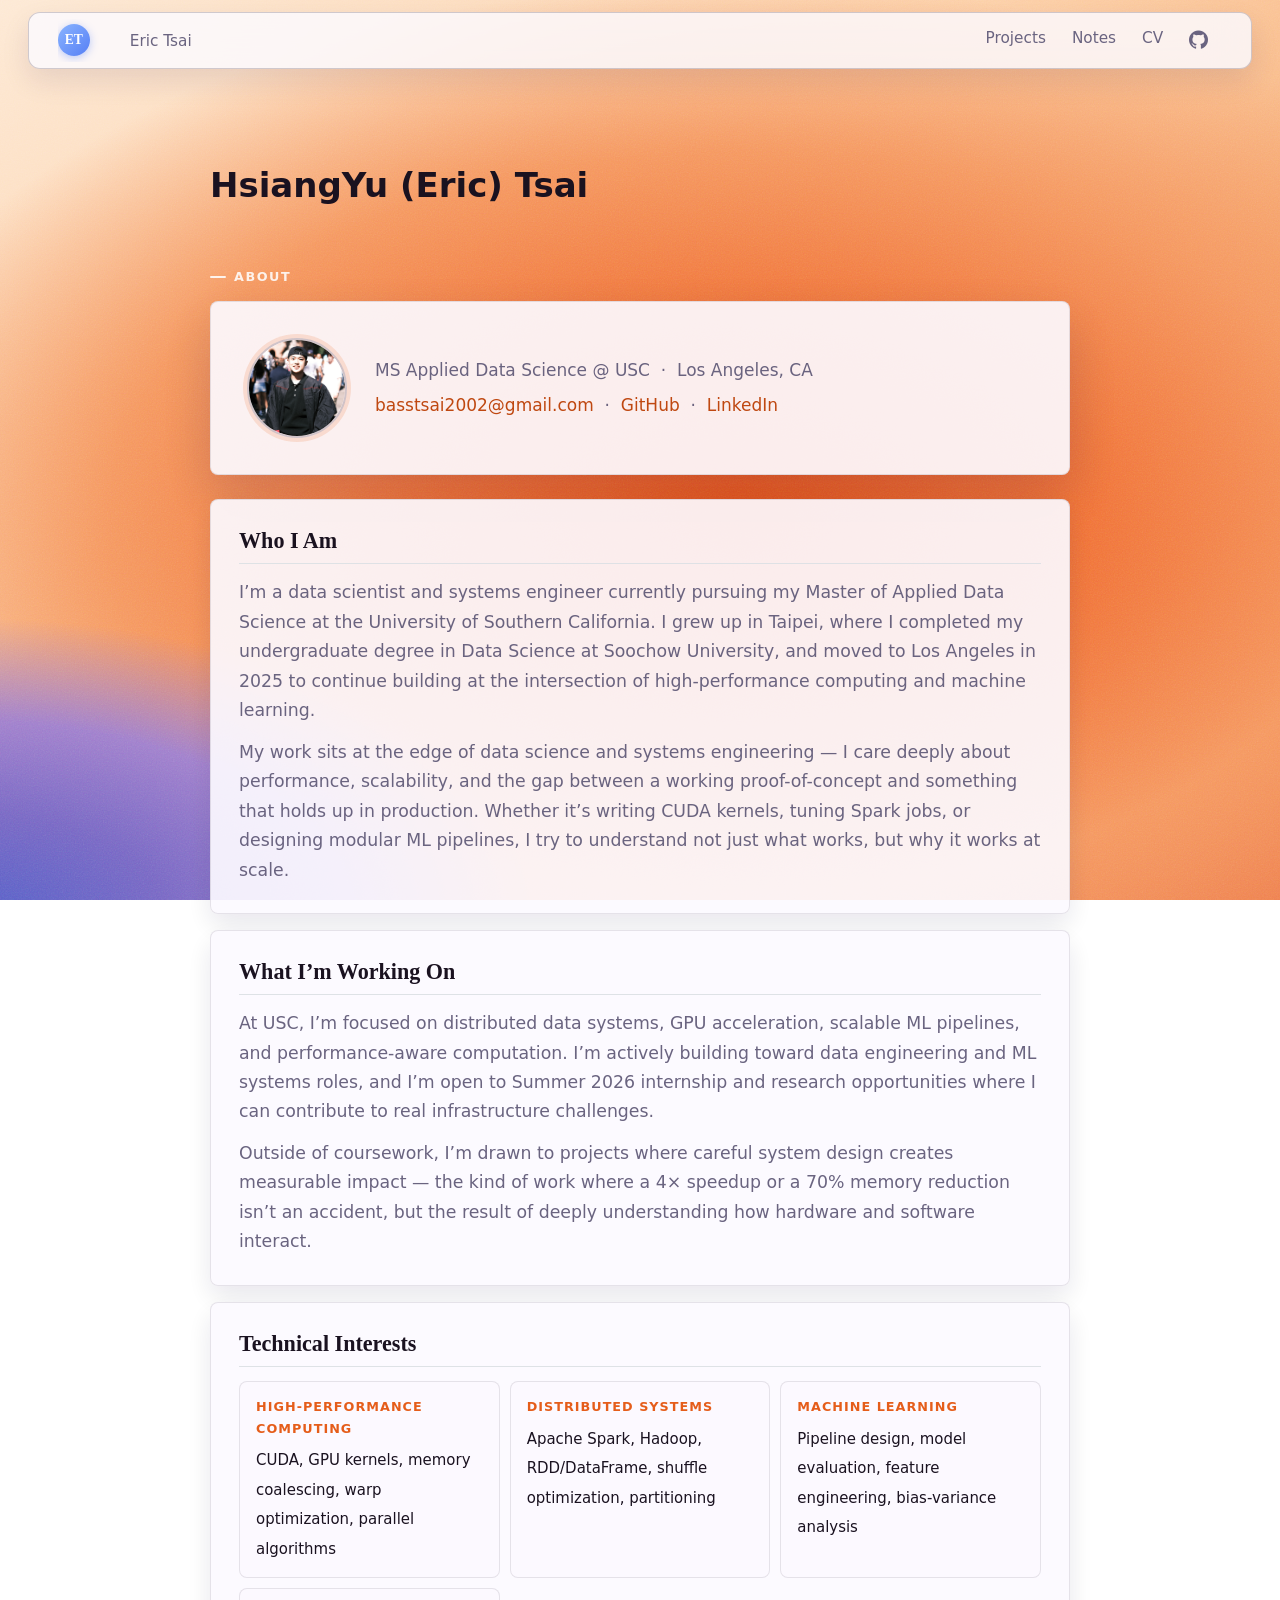
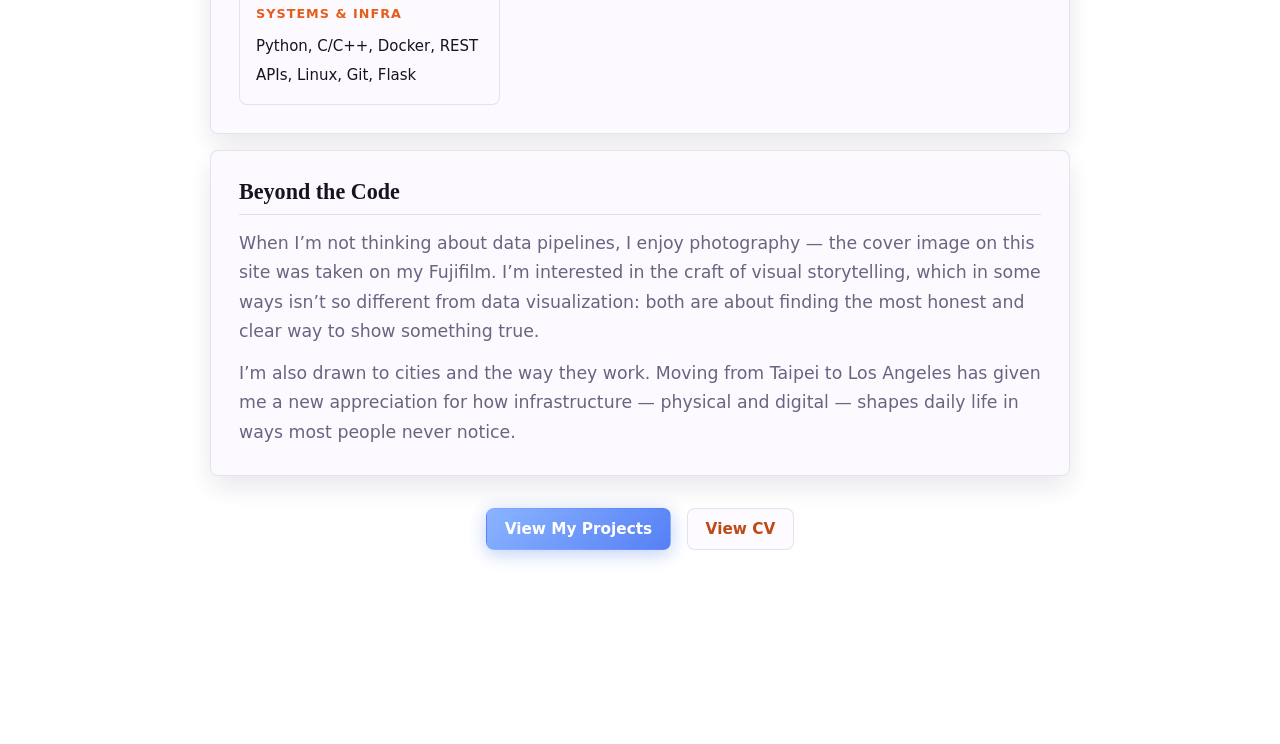
<file: about.html>
<!DOCTYPE html>
<html xmlns="http://www.w3.org/1999/xhtml" lang="en" xml:lang="en"><head>

<meta charset="utf-8">
<meta name="generator" content="quarto-1.9.37">

<meta name="viewport" content="width=device-width, initial-scale=1.0, user-scalable=yes">


<title>about – Eric Tsai</title>
<style>
/* Default styles provided by pandoc.
** See https://pandoc.org/MANUAL.html#variables-for-html for config info.
*/
code{white-space: pre-wrap;}
span.smallcaps{font-variant: small-caps;}
div.columns{display: flex; gap: min(4vw, 1.5em);}
div.column{flex: auto; overflow-x: auto;}
div.hanging-indent{margin-left: 1.5em; text-indent: -1.5em;}
ul.task-list{list-style: none;}
ul.task-list li input[type="checkbox"] {
  width: 0.8em;
  margin: 0 0.8em 0.2em -1em; /* quarto-specific, see https://github.com/quarto-dev/quarto-cli/issues/4556 */ 
  vertical-align: middle;
}
</style>


<script src="site_libs/quarto-nav/quarto-nav.js"></script>
<script src="site_libs/quarto-nav/headroom.min.js"></script>
<script src="site_libs/clipboard/clipboard.min.js"></script>
<script src="site_libs/quarto-search/autocomplete.umd.js"></script>
<script src="site_libs/quarto-search/fuse.min.js"></script>
<script src="site_libs/quarto-search/quarto-search.js"></script>
<meta name="quarto:offset" content="./">
<script src="site_libs/quarto-html/quarto.js" type="module"></script>
<script src="site_libs/quarto-html/tabsets/tabsets.js" type="module"></script>
<script src="site_libs/quarto-html/popper.min.js"></script>
<script src="site_libs/quarto-html/tippy.umd.min.js"></script>
<script src="site_libs/quarto-html/anchor.min.js"></script>
<link href="site_libs/quarto-html/tippy.css" rel="stylesheet">
<link href="site_libs/quarto-html/quarto-syntax-highlighting-7f8f88aac4f3542376d5c11b86a4c14d.css" rel="stylesheet" id="quarto-text-highlighting-styles">
<script src="site_libs/bootstrap/bootstrap.min.js"></script>
<link href="site_libs/bootstrap/bootstrap-icons.css" rel="stylesheet">
<link href="site_libs/bootstrap/bootstrap-3e7735b7b22659e5fa437aca0bb49075.min.css" rel="stylesheet" append-hash="true" id="quarto-bootstrap" data-mode="light">
<script id="quarto-search-options" type="application/json">{
  "location": "navbar",
  "copy-button": false,
  "collapse-after": 3,
  "panel-placement": "end",
  "type": "overlay",
  "limit": 50,
  "keyboard-shortcut": [
    "f",
    "/",
    "s"
  ],
  "show-item-context": false,
  "language": {
    "search-no-results-text": "No results",
    "search-matching-documents-text": "matching documents",
    "search-copy-link-title": "Copy link to search",
    "search-hide-matches-text": "Hide additional matches",
    "search-more-match-text": "more match in this document",
    "search-more-matches-text": "more matches in this document",
    "search-clear-button-title": "Clear",
    "search-text-placeholder": "",
    "search-detached-cancel-button-title": "Cancel",
    "search-submit-button-title": "Submit",
    "search-label": "Search"
  }
}</script>


<link rel="stylesheet" href="styles.css">
</head>

<body class="nav-fixed quarto-light">

<div id="quarto-search-results"></div>
  <header id="quarto-header" class="headroom fixed-top">
    <nav class="navbar navbar-expand-lg " data-bs-theme="dark">
      <div class="navbar-container container-fluid">
      <div class="navbar-brand-container mx-auto">
    <a class="navbar-brand" href="./index.html">
    <span class="navbar-title">Eric Tsai</span>
    </a>
  </div>
          <button class="navbar-toggler" type="button" data-bs-toggle="collapse" data-bs-target="#navbarCollapse" aria-controls="navbarCollapse" role="menu" aria-expanded="false" aria-label="Toggle navigation" onclick="if (window.quartoToggleHeadroom) { window.quartoToggleHeadroom(); }">
  <span class="navbar-toggler-icon"></span>
</button>
          <div class="collapse navbar-collapse" id="navbarCollapse">
            <ul class="navbar-nav navbar-nav-scroll me-auto">
  <li class="nav-item">
    <a class="nav-link" href="./index.html"> 
<span class="menu-text">Eric Tsai</span></a>
  </li>  
</ul>
            <ul class="navbar-nav navbar-nav-scroll ms-auto">
  <li class="nav-item">
    <a class="nav-link" href="./projects.html"> 
<span class="menu-text">Projects</span></a>
  </li>  
  <li class="nav-item">
    <a class="nav-link" href="./notes.html"> 
<span class="menu-text">Notes</span></a>
  </li>  
  <li class="nav-item">
    <a class="nav-link" href="./cv.html"> 
<span class="menu-text">CV</span></a>
  </li>  
  <li class="nav-item compact">
    <a class="nav-link" href="https://github.com/naughtyourboi"> <i class="bi bi-github" role="img">
</i> 
<span class="menu-text"></span></a>
  </li>  
</ul>
          </div> <!-- /navcollapse -->
            <div class="quarto-navbar-tools">
</div>
      </div> <!-- /container-fluid -->
    </nav>
</header>
<!-- content -->
<div id="quarto-content" class="quarto-container page-columns page-rows-contents page-layout-full page-navbar">
<!-- sidebar -->
<!-- margin-sidebar -->
    
<!-- main -->
<main class="content column-page" id="quarto-document-content"><header id="title-block-header" class="quarto-title-block"><h1 class="title display-7">
HsiangYu (Eric) Tsai
</h1></header>




<div class="about-page">
<div class="eyebrow" style="margin-top: 44px;">
ABOUT
</div>
<div class="about-hero">
<img src="DSCF3706.JPG" alt="Eric Tsai" class="about-avatar">
<div class="about-intro">

<p>
MS Applied Data Science @ USC &nbsp;·&nbsp; Los Angeles, CA
</p>
<p style="margin-top: 8px;">
<a href="mailto:basstsai2002@gmail.com">basstsai2002@gmail.com</a> &nbsp;·&nbsp; <a href="https://github.com/naughtyourboi" target="_blank">GitHub</a> &nbsp;·&nbsp; <a href="https://linkedin.com/in/eric1313" target="_blank">LinkedIn</a>
</p>
</div>
</div>
<div class="about-card">
<h2 class="anchored">
Who I Am
</h2>
<p>
I’m a data scientist and systems engineer currently pursuing my Master of Applied Data Science at the University of Southern California. I grew up in Taipei, where I completed my undergraduate degree in Data Science at Soochow University, and moved to Los Angeles in 2025 to continue building at the intersection of high-performance computing and machine learning.
</p>
<p>
My work sits at the edge of data science and systems engineering — I care deeply about performance, scalability, and the gap between a working proof-of-concept and something that holds up in production. Whether it’s writing CUDA kernels, tuning Spark jobs, or designing modular ML pipelines, I try to understand not just what works, but why it works at scale.
</p>
</div>
<div class="about-card">
<h2 class="anchored">
What I’m Working On
</h2>
<p>
At USC, I’m focused on distributed data systems, GPU acceleration, scalable ML pipelines, and performance-aware computation. I’m actively building toward data engineering and ML systems roles, and I’m open to Summer 2026 internship and research opportunities where I can contribute to real infrastructure challenges.
</p>
<p>
Outside of coursework, I’m drawn to projects where careful system design creates measurable impact — the kind of work where a 4× speedup or a 70% memory reduction isn’t an accident, but the result of deeply understanding how hardware and software interact.
</p>
</div>
<div class="about-card">
<h2 class="anchored">
Technical Interests
</h2>
<div class="skills-grid" style="margin-top: 0;">
<div class="skill-group">
<p><strong>High-Performance Computing</strong> <span>CUDA, GPU kernels, memory coalescing, warp optimization, parallel algorithms</span></p>
</div>
<div class="skill-group">
<p><strong>Distributed Systems</strong> <span>Apache Spark, Hadoop, RDD/DataFrame, shuffle optimization, partitioning</span></p>
</div>
<div class="skill-group">
<p><strong>Machine Learning</strong> <span>Pipeline design, model evaluation, feature engineering, bias-variance analysis</span></p>
</div>
<div class="skill-group">
<p><strong>Systems &amp; Infra</strong> <span>Python, C/C++, Docker, REST APIs, Linux, Git, Flask</span></p>
</div>
</div>
</div>
<div class="about-card">
<h2 class="anchored">
Beyond the Code
</h2>
<p>
When I’m not thinking about data pipelines, I enjoy photography — the cover image on this site was taken on my Fujifilm. I’m interested in the craft of visual storytelling, which in some ways isn’t so different from data visualization: both are about finding the most honest and clear way to show something true.
</p>
<p>
I’m also drawn to cities and the way they work. Moving from Taipei to Los Angeles has given me a new appreciation for how infrastructure — physical and digital — shapes daily life in ways most people never notice.
</p>
</div>
<div style="text-align: center; margin-top: 32px;">
<p><a href="./projects.html" class="button primary">View My Projects</a> <a href="./cv.html" class="button" style="margin-left: 10px;">View CV</a></p>
</div>
</div>
<script>
document.addEventListener('DOMContentLoaded', function () {
  document.addEventListener('mousemove', function (e) {
    document.body.style.setProperty('--cx', e.clientX + 'px');
    document.body.style.setProperty('--cy', e.clientY + 'px');
  });
});
</script>



</main> <!-- /main -->
<script id="quarto-html-after-body" type="application/javascript">
  window.document.addEventListener("DOMContentLoaded", function (event) {
    const icon = "";
    const anchorJS = new window.AnchorJS();
    anchorJS.options = {
      placement: 'right',
      icon: icon
    };
    anchorJS.add('.anchored');
    const isCodeAnnotation = (el) => {
      for (const clz of el.classList) {
        if (clz.startsWith('code-annotation-')) {                     
          return true;
        }
      }
      return false;
    }
    const onCopySuccess = function(e) {
      // button target
      const button = e.trigger;
      // don't keep focus
      button.blur();
      // flash "checked"
      button.classList.add('code-copy-button-checked');
      var currentTitle = button.getAttribute("title");
      button.setAttribute("title", "Copied!");
      let tooltip;
      if (window.bootstrap) {
        button.setAttribute("data-bs-toggle", "tooltip");
        button.setAttribute("data-bs-placement", "left");
        button.setAttribute("data-bs-title", "Copied!");
        tooltip = new bootstrap.Tooltip(button, 
          { trigger: "manual", 
            customClass: "code-copy-button-tooltip",
            offset: [0, -8]});
        tooltip.show();    
      }
      setTimeout(function() {
        if (tooltip) {
          tooltip.hide();
          button.removeAttribute("data-bs-title");
          button.removeAttribute("data-bs-toggle");
          button.removeAttribute("data-bs-placement");
        }
        button.setAttribute("title", currentTitle);
        button.classList.remove('code-copy-button-checked');
      }, 1000);
      // clear code selection
      e.clearSelection();
    }
    const getTextToCopy = function(trigger) {
      const outerScaffold = trigger.parentElement.cloneNode(true);
      const codeEl = outerScaffold.querySelector('code');
      for (const childEl of codeEl.children) {
        if (isCodeAnnotation(childEl)) {
          childEl.remove();
        }
      }
      return codeEl.innerText;
    }
    const clipboard = new window.ClipboardJS('.code-copy-button:not([data-in-quarto-modal])', {
      text: getTextToCopy
    });
    clipboard.on('success', onCopySuccess);
    if (window.document.getElementById('quarto-embedded-source-code-modal')) {
      const clipboardModal = new window.ClipboardJS('.code-copy-button[data-in-quarto-modal]', {
        text: getTextToCopy,
        container: window.document.getElementById('quarto-embedded-source-code-modal')
      });
      clipboardModal.on('success', onCopySuccess);
    }
      var localhostRegex = new RegExp(/^(?:http|https):\/\/localhost\:?[0-9]*\//);
      var mailtoRegex = new RegExp(/^mailto:/);
        var filterRegex = new RegExp("https:\/\/naughtyourboi\.github\.io");
      var isInternal = (href) => {
          return filterRegex.test(href) || localhostRegex.test(href) || mailtoRegex.test(href);
      }
      // Inspect non-navigation links and adorn them if external
     var links = window.document.querySelectorAll('a[href]:not(.nav-link):not(.navbar-brand):not(.toc-action):not(.sidebar-link):not(.sidebar-item-toggle):not(.pagination-link):not(.no-external):not([aria-hidden]):not(.dropdown-item):not(.quarto-navigation-tool):not(.about-link)');
      for (var i=0; i<links.length; i++) {
        const link = links[i];
        if (!isInternal(link.href)) {
          // undo the damage that might have been done by quarto-nav.js in the case of
          // links that we want to consider external
          if (link.dataset.originalHref !== undefined) {
            link.href = link.dataset.originalHref;
          }
        }
      }
    function tippyHover(el, contentFn, onTriggerFn, onUntriggerFn) {
      const config = {
        allowHTML: true,
        maxWidth: 500,
        delay: 100,
        arrow: false,
        appendTo: function(el) {
            return el.parentElement;
        },
        interactive: true,
        interactiveBorder: 10,
        theme: 'quarto',
        placement: 'bottom-start',
      };
      if (contentFn) {
        config.content = contentFn;
      }
      if (onTriggerFn) {
        config.onTrigger = onTriggerFn;
      }
      if (onUntriggerFn) {
        config.onUntrigger = onUntriggerFn;
      }
      window.tippy(el, config); 
    }
    const noterefs = window.document.querySelectorAll('a[role="doc-noteref"]');
    for (var i=0; i<noterefs.length; i++) {
      const ref = noterefs[i];
      tippyHover(ref, function() {
        // use id or data attribute instead here
        let href = ref.getAttribute('data-footnote-href') || ref.getAttribute('href');
        try { href = new URL(href).hash; } catch {}
        const id = href.replace(/^#\/?/, "");
        const note = window.document.getElementById(id);
        if (note) {
          return note.innerHTML;
        } else {
          return "";
        }
      });
    }
    const xrefs = window.document.querySelectorAll('a.quarto-xref');
    const processXRef = (id, note) => {
      // Strip column container classes
      const stripColumnClz = (el) => {
        el.classList.remove("page-full", "page-columns");
        if (el.children) {
          for (const child of el.children) {
            stripColumnClz(child);
          }
        }
      }
      stripColumnClz(note)
      if (id === null || id.startsWith('sec-')) {
        // Special case sections, only their first couple elements
        const container = document.createElement("div");
        if (note.children && note.children.length > 2) {
          container.appendChild(note.children[0].cloneNode(true));
          for (let i = 1; i < note.children.length; i++) {
            const child = note.children[i];
            if (child.tagName === "P" && child.innerText === "") {
              continue;
            } else {
              container.appendChild(child.cloneNode(true));
              break;
            }
          }
          if (window.Quarto?.typesetMath) {
            window.Quarto.typesetMath(container);
          }
          return container.innerHTML
        } else {
          if (window.Quarto?.typesetMath) {
            window.Quarto.typesetMath(note);
          }
          return note.innerHTML;
        }
      } else {
        // Remove any anchor links if they are present
        const anchorLink = note.querySelector('a.anchorjs-link');
        if (anchorLink) {
          anchorLink.remove();
        }
        if (window.Quarto?.typesetMath) {
          window.Quarto.typesetMath(note);
        }
        if (note.classList.contains("callout")) {
          return note.outerHTML;
        } else {
          return note.innerHTML;
        }
      }
    }
    for (var i=0; i<xrefs.length; i++) {
      const xref = xrefs[i];
      tippyHover(xref, undefined, function(instance) {
        instance.disable();
        let url = xref.getAttribute('href');
        let hash = undefined; 
        if (url.startsWith('#')) {
          hash = url;
        } else {
          try { hash = new URL(url).hash; } catch {}
        }
        if (hash) {
          const id = hash.replace(/^#\/?/, "");
          const note = window.document.getElementById(id);
          if (note !== null) {
            try {
              const html = processXRef(id, note.cloneNode(true));
              instance.setContent(html);
            } finally {
              instance.enable();
              instance.show();
            }
          } else {
            // See if we can fetch this
            fetch(url.split('#')[0])
            .then(res => res.text())
            .then(html => {
              const parser = new DOMParser();
              const htmlDoc = parser.parseFromString(html, "text/html");
              const note = htmlDoc.getElementById(id);
              if (note !== null) {
                const html = processXRef(id, note);
                instance.setContent(html);
              } 
            }).finally(() => {
              instance.enable();
              instance.show();
            });
          }
        } else {
          // See if we can fetch a full url (with no hash to target)
          // This is a special case and we should probably do some content thinning / targeting
          fetch(url)
          .then(res => res.text())
          .then(html => {
            const parser = new DOMParser();
            const htmlDoc = parser.parseFromString(html, "text/html");
            const note = htmlDoc.querySelector('main.content');
            if (note !== null) {
              // This should only happen for chapter cross references
              // (since there is no id in the URL)
              // remove the first header
              if (note.children.length > 0 && note.children[0].tagName === "HEADER") {
                note.children[0].remove();
              }
              const html = processXRef(null, note);
              instance.setContent(html);
            } 
          }).finally(() => {
            instance.enable();
            instance.show();
          });
        }
      }, function(instance) {
      });
    }
        let selectedAnnoteEl;
        const selectorForAnnotation = ( cell, annotation) => {
          let cellAttr = 'data-code-cell="' + cell + '"';
          let lineAttr = 'data-code-annotation="' +  annotation + '"';
          const selector = 'span[' + cellAttr + '][' + lineAttr + ']';
          return selector;
        }
        const selectCodeLines = (annoteEl) => {
          const doc = window.document;
          const targetCell = annoteEl.getAttribute("data-target-cell");
          const targetAnnotation = annoteEl.getAttribute("data-target-annotation");
          const annoteSpan = window.document.querySelector(selectorForAnnotation(targetCell, targetAnnotation));
          const lines = annoteSpan.getAttribute("data-code-lines").split(",");
          const lineIds = lines.map((line) => {
            return targetCell + "-" + line;
          })
          let top = null;
          let height = null;
          let parent = null;
          if (lineIds.length > 0) {
              //compute the position of the single el (top and bottom and make a div)
              const el = window.document.getElementById(lineIds[0]);
              top = el.offsetTop;
              height = el.offsetHeight;
              parent = el.parentElement.parentElement;
            if (lineIds.length > 1) {
              const lastEl = window.document.getElementById(lineIds[lineIds.length - 1]);
              const bottom = lastEl.offsetTop + lastEl.offsetHeight;
              height = bottom - top;
            }
            if (top !== null && height !== null && parent !== null) {
              // cook up a div (if necessary) and position it 
              let div = window.document.getElementById("code-annotation-line-highlight");
              if (div === null) {
                div = window.document.createElement("div");
                div.setAttribute("id", "code-annotation-line-highlight");
                div.style.position = 'absolute';
                parent.appendChild(div);
              }
              div.style.top = top - 2 + "px";
              div.style.height = height + 4 + "px";
              div.style.left = 0;
              let gutterDiv = window.document.getElementById("code-annotation-line-highlight-gutter");
              if (gutterDiv === null) {
                gutterDiv = window.document.createElement("div");
                gutterDiv.setAttribute("id", "code-annotation-line-highlight-gutter");
                gutterDiv.style.position = 'absolute';
                const codeCell = window.document.getElementById(targetCell);
                const gutter = codeCell.querySelector('.code-annotation-gutter');
                gutter.appendChild(gutterDiv);
              }
              gutterDiv.style.top = top - 2 + "px";
              gutterDiv.style.height = height + 4 + "px";
            }
            selectedAnnoteEl = annoteEl;
          }
        };
        const unselectCodeLines = () => {
          const elementsIds = ["code-annotation-line-highlight", "code-annotation-line-highlight-gutter"];
          elementsIds.forEach((elId) => {
            const div = window.document.getElementById(elId);
            if (div) {
              div.remove();
            }
          });
          selectedAnnoteEl = undefined;
        };
          // Handle positioning of the toggle
      window.addEventListener(
        "resize",
        throttle(() => {
          elRect = undefined;
          if (selectedAnnoteEl) {
            selectCodeLines(selectedAnnoteEl);
          }
        }, 10)
      );
      function throttle(fn, ms) {
      let throttle = false;
      let timer;
        return (...args) => {
          if(!throttle) { // first call gets through
              fn.apply(this, args);
              throttle = true;
          } else { // all the others get throttled
              if(timer) clearTimeout(timer); // cancel #2
              timer = setTimeout(() => {
                fn.apply(this, args);
                timer = throttle = false;
              }, ms);
          }
        };
      }
        // Attach click handler to the DT
        const annoteDls = window.document.querySelectorAll('dt[data-target-cell]');
        for (const annoteDlNode of annoteDls) {
          annoteDlNode.addEventListener('click', (event) => {
            const clickedEl = event.target;
            if (clickedEl !== selectedAnnoteEl) {
              unselectCodeLines();
              const activeEl = window.document.querySelector('dt[data-target-cell].code-annotation-active');
              if (activeEl) {
                activeEl.classList.remove('code-annotation-active');
              }
              selectCodeLines(clickedEl);
              clickedEl.classList.add('code-annotation-active');
            } else {
              // Unselect the line
              unselectCodeLines();
              clickedEl.classList.remove('code-annotation-active');
            }
          });
        }
    const findCites = (el) => {
      const parentEl = el.parentElement;
      if (parentEl) {
        const cites = parentEl.dataset.cites;
        if (cites) {
          return {
            el,
            cites: cites.split(' ')
          };
        } else {
          return findCites(el.parentElement)
        }
      } else {
        return undefined;
      }
    };
    var bibliorefs = window.document.querySelectorAll('a[role="doc-biblioref"]');
    for (var i=0; i<bibliorefs.length; i++) {
      const ref = bibliorefs[i];
      const citeInfo = findCites(ref);
      if (citeInfo) {
        tippyHover(citeInfo.el, function() {
          var popup = window.document.createElement('div');
          citeInfo.cites.forEach(function(cite) {
            var citeDiv = window.document.createElement('div');
            citeDiv.classList.add('hanging-indent');
            citeDiv.classList.add('csl-entry');
            var biblioDiv = window.document.getElementById('ref-' + cite);
            if (biblioDiv) {
              citeDiv.innerHTML = biblioDiv.innerHTML;
            }
            popup.appendChild(citeDiv);
          });
          return popup.innerHTML;
        });
      }
    }
  });
  </script>
</div> <!-- /content -->




</body></html>
</file>
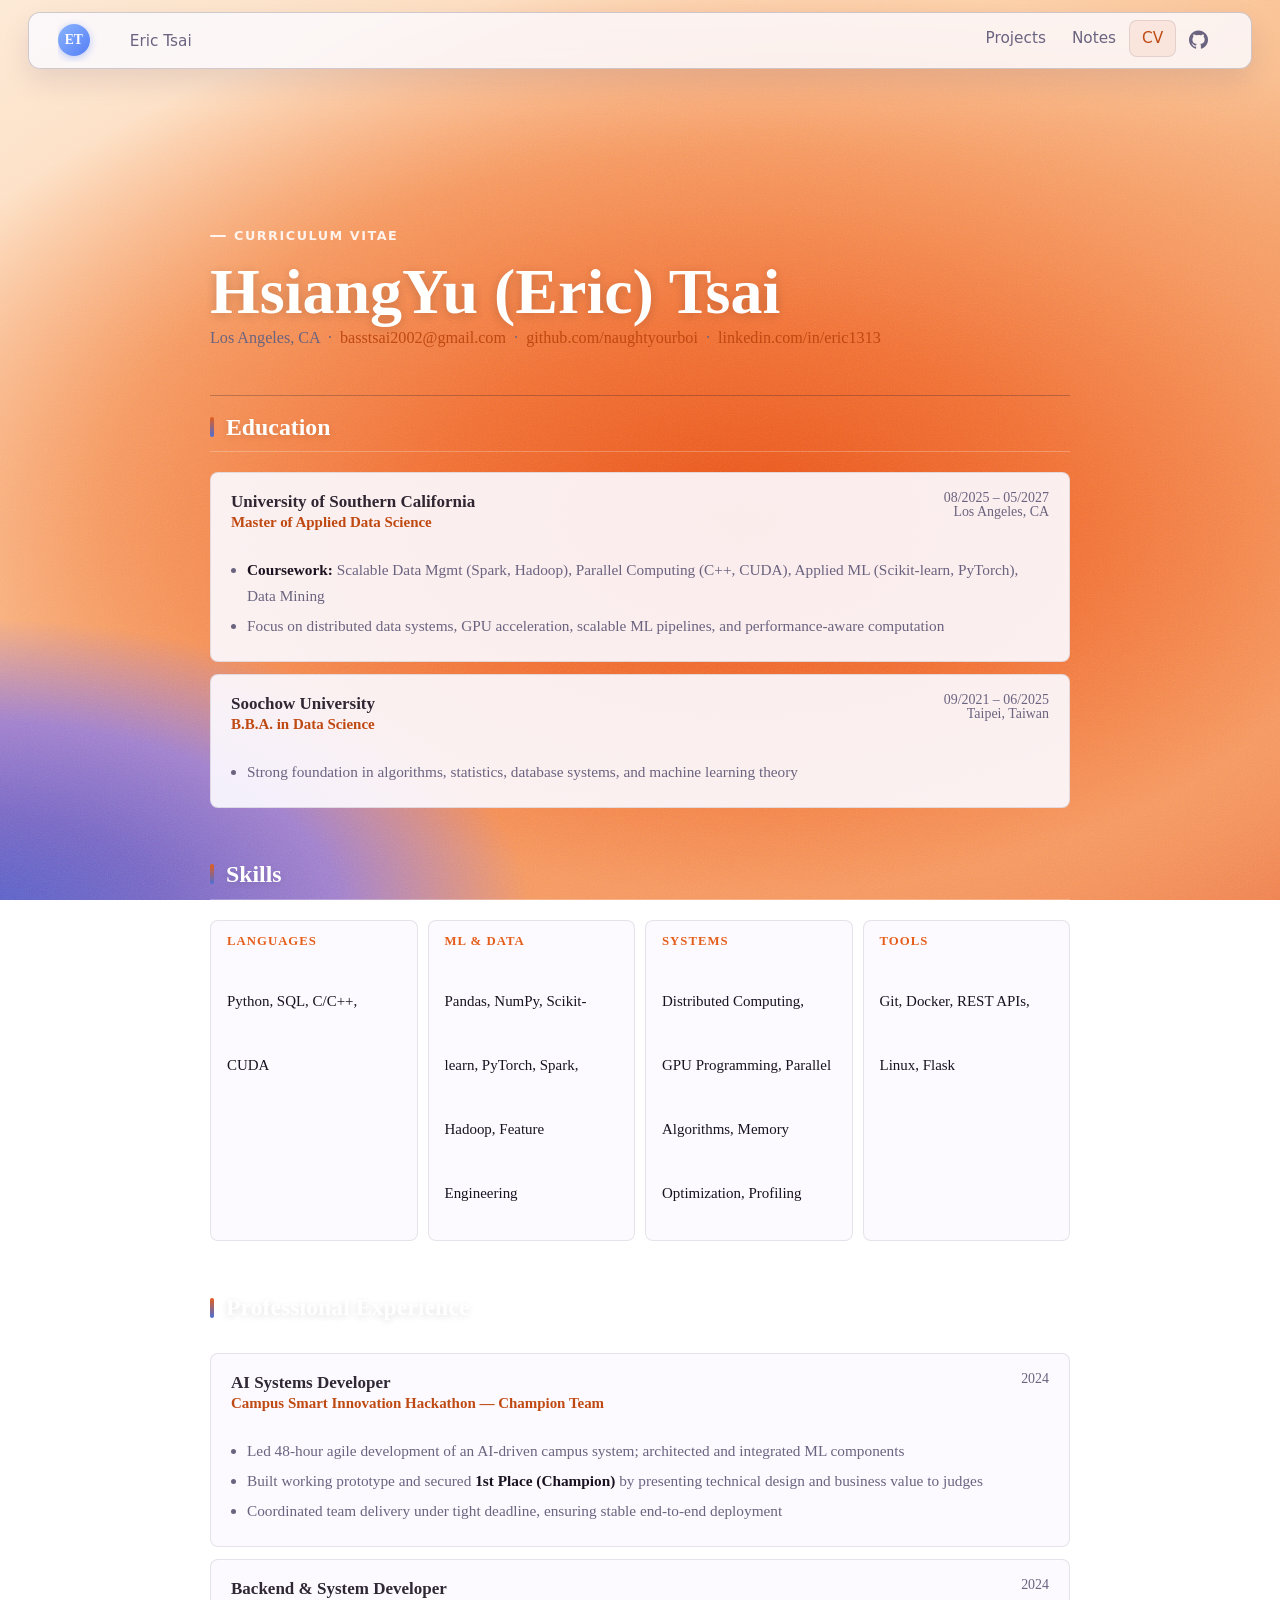
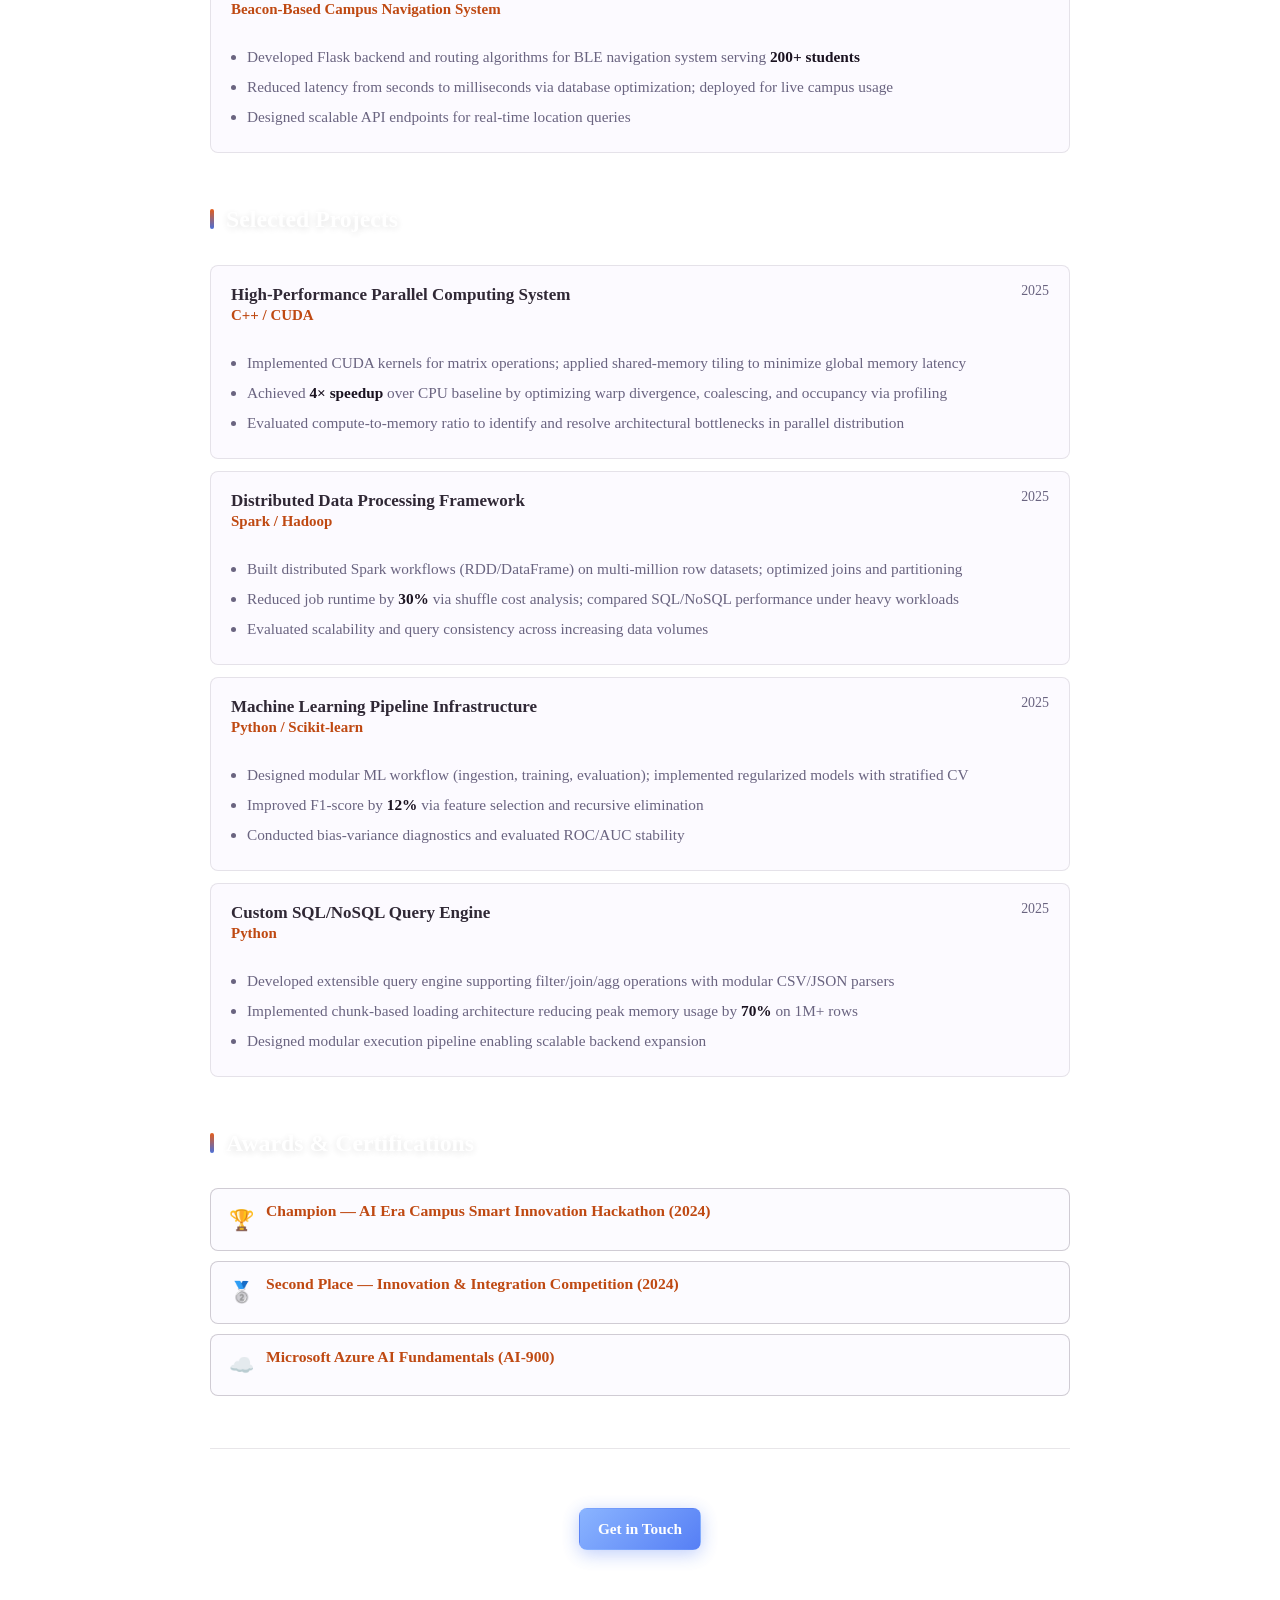
<file: cv.html>
<!DOCTYPE html>
<html xmlns="http://www.w3.org/1999/xhtml" lang="en" xml:lang="en"><head>

<meta charset="utf-8">
<meta name="generator" content="quarto-1.9.37">

<meta name="viewport" content="width=device-width, initial-scale=1.0, user-scalable=yes">


<title>cv – Eric Tsai</title>
<style>
/* Default styles provided by pandoc.
** See https://pandoc.org/MANUAL.html#variables-for-html for config info.
*/
code{white-space: pre-wrap;}
span.smallcaps{font-variant: small-caps;}
div.columns{display: flex; gap: min(4vw, 1.5em);}
div.column{flex: auto; overflow-x: auto;}
div.hanging-indent{margin-left: 1.5em; text-indent: -1.5em;}
ul.task-list{list-style: none;}
ul.task-list li input[type="checkbox"] {
  width: 0.8em;
  margin: 0 0.8em 0.2em -1em; /* quarto-specific, see https://github.com/quarto-dev/quarto-cli/issues/4556 */ 
  vertical-align: middle;
}
</style>


<script src="site_libs/quarto-nav/quarto-nav.js"></script>
<script src="site_libs/quarto-nav/headroom.min.js"></script>
<script src="site_libs/clipboard/clipboard.min.js"></script>
<script src="site_libs/quarto-search/autocomplete.umd.js"></script>
<script src="site_libs/quarto-search/fuse.min.js"></script>
<script src="site_libs/quarto-search/quarto-search.js"></script>
<meta name="quarto:offset" content="./">
<script src="site_libs/quarto-html/quarto.js" type="module"></script>
<script src="site_libs/quarto-html/tabsets/tabsets.js" type="module"></script>
<script src="site_libs/quarto-html/popper.min.js"></script>
<script src="site_libs/quarto-html/tippy.umd.min.js"></script>
<script src="site_libs/quarto-html/anchor.min.js"></script>
<link href="site_libs/quarto-html/tippy.css" rel="stylesheet">
<link href="site_libs/quarto-html/quarto-syntax-highlighting-7f8f88aac4f3542376d5c11b86a4c14d.css" rel="stylesheet" id="quarto-text-highlighting-styles">
<script src="site_libs/bootstrap/bootstrap.min.js"></script>
<link href="site_libs/bootstrap/bootstrap-icons.css" rel="stylesheet">
<link href="site_libs/bootstrap/bootstrap-3e7735b7b22659e5fa437aca0bb49075.min.css" rel="stylesheet" append-hash="true" id="quarto-bootstrap" data-mode="light">
<script id="quarto-search-options" type="application/json">{
  "location": "navbar",
  "copy-button": false,
  "collapse-after": 3,
  "panel-placement": "end",
  "type": "overlay",
  "limit": 50,
  "keyboard-shortcut": [
    "f",
    "/",
    "s"
  ],
  "show-item-context": false,
  "language": {
    "search-no-results-text": "No results",
    "search-matching-documents-text": "matching documents",
    "search-copy-link-title": "Copy link to search",
    "search-hide-matches-text": "Hide additional matches",
    "search-more-match-text": "more match in this document",
    "search-more-matches-text": "more matches in this document",
    "search-clear-button-title": "Clear",
    "search-text-placeholder": "",
    "search-detached-cancel-button-title": "Cancel",
    "search-submit-button-title": "Submit",
    "search-label": "Search"
  }
}</script>


<link rel="stylesheet" href="styles.css">
</head>

<body class="nav-fixed quarto-light">

<div id="quarto-search-results"></div>
  <header id="quarto-header" class="headroom fixed-top">
    <nav class="navbar navbar-expand-lg " data-bs-theme="dark">
      <div class="navbar-container container-fluid">
      <div class="navbar-brand-container mx-auto">
    <a class="navbar-brand" href="./index.html">
    <span class="navbar-title">Eric Tsai</span>
    </a>
  </div>
          <button class="navbar-toggler" type="button" data-bs-toggle="collapse" data-bs-target="#navbarCollapse" aria-controls="navbarCollapse" role="menu" aria-expanded="false" aria-label="Toggle navigation" onclick="if (window.quartoToggleHeadroom) { window.quartoToggleHeadroom(); }">
  <span class="navbar-toggler-icon"></span>
</button>
          <div class="collapse navbar-collapse" id="navbarCollapse">
            <ul class="navbar-nav navbar-nav-scroll me-auto">
  <li class="nav-item">
    <a class="nav-link" href="./index.html"> 
<span class="menu-text">Eric Tsai</span></a>
  </li>  
</ul>
            <ul class="navbar-nav navbar-nav-scroll ms-auto">
  <li class="nav-item">
    <a class="nav-link" href="./projects.html"> 
<span class="menu-text">Projects</span></a>
  </li>  
  <li class="nav-item">
    <a class="nav-link" href="./notes.html"> 
<span class="menu-text">Notes</span></a>
  </li>  
  <li class="nav-item">
    <a class="nav-link active" href="./cv.html" aria-current="page"> 
<span class="menu-text">CV</span></a>
  </li>  
  <li class="nav-item compact">
    <a class="nav-link" href="https://github.com/naughtyourboi"> <i class="bi bi-github" role="img">
</i> 
<span class="menu-text"></span></a>
  </li>  
</ul>
          </div> <!-- /navcollapse -->
            <div class="quarto-navbar-tools">
</div>
      </div> <!-- /container-fluid -->
    </nav>
</header>
<!-- content -->
<div id="quarto-content" class="quarto-container page-columns page-rows-contents page-layout-full page-navbar">
<!-- sidebar -->
<!-- margin-sidebar -->
    
<!-- main -->
<main class="content column-page" id="quarto-document-content"><header id="title-block-header" class="quarto-title-block"></header>




<div class="cv-page">
<div class="eyebrow" style="margin-top: 44px;">
CURRICULUM VITAE
</div>
<section id="hsiangyu-eric-tsai" class="level1" style="font-family: Georgia, serif; font-size: clamp(2rem, 5vw, 3.8rem); line-height: 1; margin: 0 0 6px; color: var(--ink);">
<h1 style="font-family: Georgia, serif; font-size: clamp(2rem, 5vw, 3.8rem); line-height: 1; margin: 0 0 6px; color: var(--ink);">HsiangYu (Eric) Tsai</h1>
<p style="color: var(--muted); font-size: 0.95rem; margin-bottom: 48px;">
Los Angeles, CA &nbsp;·&nbsp; <a href="mailto:basstsai2002@gmail.com">basstsai2002@gmail.com</a> &nbsp;·&nbsp; <a href="https://github.com/naughtyourboi" target="_blank">github.com/naughtyourboi</a> &nbsp;·&nbsp; <a href="https://linkedin.com/in/eric1313" target="_blank">linkedin.com/in/eric1313</a>
</p>
<hr>
<div class="cv-section">
<h2 class="cv-section-title anchored" data-anchor-id="hsiangyu-eric-tsai">
Education
</h2>
<div class="cv-entry">
<div class="cv-entry-header">
<div>
<h3 class="anchored">
University of Southern California
</h3>
<p><span class="cv-org">Master of Applied Data Science</span></p>
</div>
<div class="cv-meta">
<p><span>08/2025 – 05/2027</span> <span>Los Angeles, CA</span></p>
</div>
</div>
<ul>
<li>
<strong>Coursework:</strong> Scalable Data Mgmt (Spark, Hadoop), Parallel Computing (C++, CUDA), Applied ML (Scikit-learn, PyTorch), Data Mining
</li>
<li>
Focus on distributed data systems, GPU acceleration, scalable ML pipelines, and performance-aware computation
</li>
</ul>
</div>
<div class="cv-entry">
<div class="cv-entry-header">
<div>
<h3 class="anchored">
Soochow University
</h3>
<p><span class="cv-org">B.B.A. in Data Science</span></p>
</div>
<div class="cv-meta">
<p><span>09/2021 – 06/2025</span> <span>Taipei, Taiwan</span></p>
</div>
</div>
<ul>
<li>
Strong foundation in algorithms, statistics, database systems, and machine learning theory
</li>
</ul>
</div>
</div>
<div class="cv-section">
<h2 class="cv-section-title anchored">
Skills
</h2>
<div class="skills-grid">
<div class="skill-group">
<p><strong>Languages</strong> <span>Python, SQL, C/C++, CUDA</span></p>
</div>
<div class="skill-group">
<p><strong>ML &amp; Data</strong> <span>Pandas, NumPy, Scikit-learn, PyTorch, Spark, Hadoop, Feature Engineering</span></p>
</div>
<div class="skill-group">
<p><strong>Systems</strong> <span>Distributed Computing, GPU Programming, Parallel Algorithms, Memory Optimization, Profiling</span></p>
</div>
<div class="skill-group">
<p><strong>Tools</strong> <span>Git, Docker, REST APIs, Linux, Flask</span></p>
</div>
</div>
</div>
<div class="cv-section">
<h2 class="cv-section-title anchored">
Professional Experience
</h2>
<div class="cv-entry">
<div class="cv-entry-header">
<div>
<h3 class="anchored">
AI Systems Developer
</h3>
<p><span class="cv-org">Campus Smart Innovation Hackathon — Champion Team</span></p>
</div>
<div class="cv-meta">
<p><span>2024</span></p>
</div>
</div>
<ul>
<li>
Led 48-hour agile development of an AI-driven campus system; architected and integrated ML components
</li>
<li>
Built working prototype and secured <strong>1st Place (Champion)</strong> by presenting technical design and business value to judges
</li>
<li>
Coordinated team delivery under tight deadline, ensuring stable end-to-end deployment
</li>
</ul>
</div>
<div class="cv-entry">
<div class="cv-entry-header">
<div>
<h3 class="anchored">
Backend &amp; System Developer
</h3>
<p><span class="cv-org">Beacon-Based Campus Navigation System</span></p>
</div>
<div class="cv-meta">
<p><span>2024</span></p>
</div>
</div>
<ul>
<li>
Developed Flask backend and routing algorithms for BLE navigation system serving <strong>200+ students</strong>
</li>
<li>
Reduced latency from seconds to milliseconds via database optimization; deployed for live campus usage
</li>
<li>
Designed scalable API endpoints for real-time location queries
</li>
</ul>
</div>
</div>
<div class="cv-section">
<h2 class="cv-section-title anchored">
Selected Projects
</h2>
<div class="cv-entry">
<div class="cv-entry-header">
<div>
<h3 class="anchored">
High-Performance Parallel Computing System
</h3>
<p><span class="cv-org">C++ / CUDA</span></p>
</div>
<div class="cv-meta">
<span>2025</span>
</div>
</div>
<ul>
<li>
Implemented CUDA kernels for matrix operations; applied shared-memory tiling to minimize global memory latency
</li>
<li>
Achieved <strong>4× speedup</strong> over CPU baseline by optimizing warp divergence, coalescing, and occupancy via profiling
</li>
<li>
Evaluated compute-to-memory ratio to identify and resolve architectural bottlenecks in parallel distribution
</li>
</ul>
</div>
<div class="cv-entry">
<div class="cv-entry-header">
<div>
<h3 class="anchored">
Distributed Data Processing Framework
</h3>
<p><span class="cv-org">Spark / Hadoop</span></p>
</div>
<div class="cv-meta">
<span>2025</span>
</div>
</div>
<ul>
<li>
Built distributed Spark workflows (RDD/DataFrame) on multi-million row datasets; optimized joins and partitioning
</li>
<li>
Reduced job runtime by <strong>30%</strong> via shuffle cost analysis; compared SQL/NoSQL performance under heavy workloads
</li>
<li>
Evaluated scalability and query consistency across increasing data volumes
</li>
</ul>
</div>
<div class="cv-entry">
<div class="cv-entry-header">
<div>
<h3 class="anchored">
Machine Learning Pipeline Infrastructure
</h3>
<p><span class="cv-org">Python / Scikit-learn</span></p>
</div>
<div class="cv-meta">
<span>2025</span>
</div>
</div>
<ul>
<li>
Designed modular ML workflow (ingestion, training, evaluation); implemented regularized models with stratified CV
</li>
<li>
Improved F1-score by <strong>12%</strong> via feature selection and recursive elimination
</li>
<li>
Conducted bias-variance diagnostics and evaluated ROC/AUC stability
</li>
</ul>
</div>
<div class="cv-entry">
<div class="cv-entry-header">
<div>
<h3 class="anchored">
Custom SQL/NoSQL Query Engine
</h3>
<p><span class="cv-org">Python</span></p>
</div>
<div class="cv-meta">
<span>2025</span>
</div>
</div>
<ul>
<li>
Developed extensible query engine supporting filter/join/agg operations with modular CSV/JSON parsers
</li>
<li>
Implemented chunk-based loading architecture reducing peak memory usage by <strong>70%</strong> on 1M+ rows
</li>
<li>
Designed modular execution pipeline enabling scalable backend expansion
</li>
</ul>
</div>
</div>
<div class="cv-section">
<h2 class="cv-section-title anchored">
Awards &amp; Certifications
</h2>
<div class="award-list">
<div class="award-item">
<span class="award-icon">🏆</span>
<div>
<p><strong>Champion</strong> — AI Era Campus Smart Innovation Hackathon (2024)</p>
</div>
</div>
<div class="award-item">
<span class="award-icon">🥈</span>
<div>
<p><strong>Second Place</strong> — Innovation &amp; Integration Competition (2024)</p>
</div>
</div>
<div class="award-item">
<span class="award-icon">☁️</span>
<div>
<p><strong>Microsoft Azure AI Fundamentals</strong> (AI-900)</p>
</div>
</div>
</div>
</div>
<div style="text-align: center; margin-top: 16px; padding-top: 32px; border-top: 1px solid var(--line);">
<p><a href="mailto:basstsai2002@gmail.com" class="button primary">Get in Touch</a></p>
</div>
</section>
</div>
<script>
document.addEventListener('DOMContentLoaded', function () {
  document.addEventListener('mousemove', function (e) {
    document.body.style.setProperty('--cx', e.clientX + 'px');
    document.body.style.setProperty('--cy', e.clientY + 'px');
  });
});
</script>



</main> <!-- /main -->
<script id="quarto-html-after-body" type="application/javascript">
  window.document.addEventListener("DOMContentLoaded", function (event) {
    const icon = "";
    const anchorJS = new window.AnchorJS();
    anchorJS.options = {
      placement: 'right',
      icon: icon
    };
    anchorJS.add('.anchored');
    const isCodeAnnotation = (el) => {
      for (const clz of el.classList) {
        if (clz.startsWith('code-annotation-')) {                     
          return true;
        }
      }
      return false;
    }
    const onCopySuccess = function(e) {
      // button target
      const button = e.trigger;
      // don't keep focus
      button.blur();
      // flash "checked"
      button.classList.add('code-copy-button-checked');
      var currentTitle = button.getAttribute("title");
      button.setAttribute("title", "Copied!");
      let tooltip;
      if (window.bootstrap) {
        button.setAttribute("data-bs-toggle", "tooltip");
        button.setAttribute("data-bs-placement", "left");
        button.setAttribute("data-bs-title", "Copied!");
        tooltip = new bootstrap.Tooltip(button, 
          { trigger: "manual", 
            customClass: "code-copy-button-tooltip",
            offset: [0, -8]});
        tooltip.show();    
      }
      setTimeout(function() {
        if (tooltip) {
          tooltip.hide();
          button.removeAttribute("data-bs-title");
          button.removeAttribute("data-bs-toggle");
          button.removeAttribute("data-bs-placement");
        }
        button.setAttribute("title", currentTitle);
        button.classList.remove('code-copy-button-checked');
      }, 1000);
      // clear code selection
      e.clearSelection();
    }
    const getTextToCopy = function(trigger) {
      const outerScaffold = trigger.parentElement.cloneNode(true);
      const codeEl = outerScaffold.querySelector('code');
      for (const childEl of codeEl.children) {
        if (isCodeAnnotation(childEl)) {
          childEl.remove();
        }
      }
      return codeEl.innerText;
    }
    const clipboard = new window.ClipboardJS('.code-copy-button:not([data-in-quarto-modal])', {
      text: getTextToCopy
    });
    clipboard.on('success', onCopySuccess);
    if (window.document.getElementById('quarto-embedded-source-code-modal')) {
      const clipboardModal = new window.ClipboardJS('.code-copy-button[data-in-quarto-modal]', {
        text: getTextToCopy,
        container: window.document.getElementById('quarto-embedded-source-code-modal')
      });
      clipboardModal.on('success', onCopySuccess);
    }
      var localhostRegex = new RegExp(/^(?:http|https):\/\/localhost\:?[0-9]*\//);
      var mailtoRegex = new RegExp(/^mailto:/);
        var filterRegex = new RegExp("https:\/\/naughtyourboi\.github\.io");
      var isInternal = (href) => {
          return filterRegex.test(href) || localhostRegex.test(href) || mailtoRegex.test(href);
      }
      // Inspect non-navigation links and adorn them if external
     var links = window.document.querySelectorAll('a[href]:not(.nav-link):not(.navbar-brand):not(.toc-action):not(.sidebar-link):not(.sidebar-item-toggle):not(.pagination-link):not(.no-external):not([aria-hidden]):not(.dropdown-item):not(.quarto-navigation-tool):not(.about-link)');
      for (var i=0; i<links.length; i++) {
        const link = links[i];
        if (!isInternal(link.href)) {
          // undo the damage that might have been done by quarto-nav.js in the case of
          // links that we want to consider external
          if (link.dataset.originalHref !== undefined) {
            link.href = link.dataset.originalHref;
          }
        }
      }
    function tippyHover(el, contentFn, onTriggerFn, onUntriggerFn) {
      const config = {
        allowHTML: true,
        maxWidth: 500,
        delay: 100,
        arrow: false,
        appendTo: function(el) {
            return el.parentElement;
        },
        interactive: true,
        interactiveBorder: 10,
        theme: 'quarto',
        placement: 'bottom-start',
      };
      if (contentFn) {
        config.content = contentFn;
      }
      if (onTriggerFn) {
        config.onTrigger = onTriggerFn;
      }
      if (onUntriggerFn) {
        config.onUntrigger = onUntriggerFn;
      }
      window.tippy(el, config); 
    }
    const noterefs = window.document.querySelectorAll('a[role="doc-noteref"]');
    for (var i=0; i<noterefs.length; i++) {
      const ref = noterefs[i];
      tippyHover(ref, function() {
        // use id or data attribute instead here
        let href = ref.getAttribute('data-footnote-href') || ref.getAttribute('href');
        try { href = new URL(href).hash; } catch {}
        const id = href.replace(/^#\/?/, "");
        const note = window.document.getElementById(id);
        if (note) {
          return note.innerHTML;
        } else {
          return "";
        }
      });
    }
    const xrefs = window.document.querySelectorAll('a.quarto-xref');
    const processXRef = (id, note) => {
      // Strip column container classes
      const stripColumnClz = (el) => {
        el.classList.remove("page-full", "page-columns");
        if (el.children) {
          for (const child of el.children) {
            stripColumnClz(child);
          }
        }
      }
      stripColumnClz(note)
      if (id === null || id.startsWith('sec-')) {
        // Special case sections, only their first couple elements
        const container = document.createElement("div");
        if (note.children && note.children.length > 2) {
          container.appendChild(note.children[0].cloneNode(true));
          for (let i = 1; i < note.children.length; i++) {
            const child = note.children[i];
            if (child.tagName === "P" && child.innerText === "") {
              continue;
            } else {
              container.appendChild(child.cloneNode(true));
              break;
            }
          }
          if (window.Quarto?.typesetMath) {
            window.Quarto.typesetMath(container);
          }
          return container.innerHTML
        } else {
          if (window.Quarto?.typesetMath) {
            window.Quarto.typesetMath(note);
          }
          return note.innerHTML;
        }
      } else {
        // Remove any anchor links if they are present
        const anchorLink = note.querySelector('a.anchorjs-link');
        if (anchorLink) {
          anchorLink.remove();
        }
        if (window.Quarto?.typesetMath) {
          window.Quarto.typesetMath(note);
        }
        if (note.classList.contains("callout")) {
          return note.outerHTML;
        } else {
          return note.innerHTML;
        }
      }
    }
    for (var i=0; i<xrefs.length; i++) {
      const xref = xrefs[i];
      tippyHover(xref, undefined, function(instance) {
        instance.disable();
        let url = xref.getAttribute('href');
        let hash = undefined; 
        if (url.startsWith('#')) {
          hash = url;
        } else {
          try { hash = new URL(url).hash; } catch {}
        }
        if (hash) {
          const id = hash.replace(/^#\/?/, "");
          const note = window.document.getElementById(id);
          if (note !== null) {
            try {
              const html = processXRef(id, note.cloneNode(true));
              instance.setContent(html);
            } finally {
              instance.enable();
              instance.show();
            }
          } else {
            // See if we can fetch this
            fetch(url.split('#')[0])
            .then(res => res.text())
            .then(html => {
              const parser = new DOMParser();
              const htmlDoc = parser.parseFromString(html, "text/html");
              const note = htmlDoc.getElementById(id);
              if (note !== null) {
                const html = processXRef(id, note);
                instance.setContent(html);
              } 
            }).finally(() => {
              instance.enable();
              instance.show();
            });
          }
        } else {
          // See if we can fetch a full url (with no hash to target)
          // This is a special case and we should probably do some content thinning / targeting
          fetch(url)
          .then(res => res.text())
          .then(html => {
            const parser = new DOMParser();
            const htmlDoc = parser.parseFromString(html, "text/html");
            const note = htmlDoc.querySelector('main.content');
            if (note !== null) {
              // This should only happen for chapter cross references
              // (since there is no id in the URL)
              // remove the first header
              if (note.children.length > 0 && note.children[0].tagName === "HEADER") {
                note.children[0].remove();
              }
              const html = processXRef(null, note);
              instance.setContent(html);
            } 
          }).finally(() => {
            instance.enable();
            instance.show();
          });
        }
      }, function(instance) {
      });
    }
        let selectedAnnoteEl;
        const selectorForAnnotation = ( cell, annotation) => {
          let cellAttr = 'data-code-cell="' + cell + '"';
          let lineAttr = 'data-code-annotation="' +  annotation + '"';
          const selector = 'span[' + cellAttr + '][' + lineAttr + ']';
          return selector;
        }
        const selectCodeLines = (annoteEl) => {
          const doc = window.document;
          const targetCell = annoteEl.getAttribute("data-target-cell");
          const targetAnnotation = annoteEl.getAttribute("data-target-annotation");
          const annoteSpan = window.document.querySelector(selectorForAnnotation(targetCell, targetAnnotation));
          const lines = annoteSpan.getAttribute("data-code-lines").split(",");
          const lineIds = lines.map((line) => {
            return targetCell + "-" + line;
          })
          let top = null;
          let height = null;
          let parent = null;
          if (lineIds.length > 0) {
              //compute the position of the single el (top and bottom and make a div)
              const el = window.document.getElementById(lineIds[0]);
              top = el.offsetTop;
              height = el.offsetHeight;
              parent = el.parentElement.parentElement;
            if (lineIds.length > 1) {
              const lastEl = window.document.getElementById(lineIds[lineIds.length - 1]);
              const bottom = lastEl.offsetTop + lastEl.offsetHeight;
              height = bottom - top;
            }
            if (top !== null && height !== null && parent !== null) {
              // cook up a div (if necessary) and position it 
              let div = window.document.getElementById("code-annotation-line-highlight");
              if (div === null) {
                div = window.document.createElement("div");
                div.setAttribute("id", "code-annotation-line-highlight");
                div.style.position = 'absolute';
                parent.appendChild(div);
              }
              div.style.top = top - 2 + "px";
              div.style.height = height + 4 + "px";
              div.style.left = 0;
              let gutterDiv = window.document.getElementById("code-annotation-line-highlight-gutter");
              if (gutterDiv === null) {
                gutterDiv = window.document.createElement("div");
                gutterDiv.setAttribute("id", "code-annotation-line-highlight-gutter");
                gutterDiv.style.position = 'absolute';
                const codeCell = window.document.getElementById(targetCell);
                const gutter = codeCell.querySelector('.code-annotation-gutter');
                gutter.appendChild(gutterDiv);
              }
              gutterDiv.style.top = top - 2 + "px";
              gutterDiv.style.height = height + 4 + "px";
            }
            selectedAnnoteEl = annoteEl;
          }
        };
        const unselectCodeLines = () => {
          const elementsIds = ["code-annotation-line-highlight", "code-annotation-line-highlight-gutter"];
          elementsIds.forEach((elId) => {
            const div = window.document.getElementById(elId);
            if (div) {
              div.remove();
            }
          });
          selectedAnnoteEl = undefined;
        };
          // Handle positioning of the toggle
      window.addEventListener(
        "resize",
        throttle(() => {
          elRect = undefined;
          if (selectedAnnoteEl) {
            selectCodeLines(selectedAnnoteEl);
          }
        }, 10)
      );
      function throttle(fn, ms) {
      let throttle = false;
      let timer;
        return (...args) => {
          if(!throttle) { // first call gets through
              fn.apply(this, args);
              throttle = true;
          } else { // all the others get throttled
              if(timer) clearTimeout(timer); // cancel #2
              timer = setTimeout(() => {
                fn.apply(this, args);
                timer = throttle = false;
              }, ms);
          }
        };
      }
        // Attach click handler to the DT
        const annoteDls = window.document.querySelectorAll('dt[data-target-cell]');
        for (const annoteDlNode of annoteDls) {
          annoteDlNode.addEventListener('click', (event) => {
            const clickedEl = event.target;
            if (clickedEl !== selectedAnnoteEl) {
              unselectCodeLines();
              const activeEl = window.document.querySelector('dt[data-target-cell].code-annotation-active');
              if (activeEl) {
                activeEl.classList.remove('code-annotation-active');
              }
              selectCodeLines(clickedEl);
              clickedEl.classList.add('code-annotation-active');
            } else {
              // Unselect the line
              unselectCodeLines();
              clickedEl.classList.remove('code-annotation-active');
            }
          });
        }
    const findCites = (el) => {
      const parentEl = el.parentElement;
      if (parentEl) {
        const cites = parentEl.dataset.cites;
        if (cites) {
          return {
            el,
            cites: cites.split(' ')
          };
        } else {
          return findCites(el.parentElement)
        }
      } else {
        return undefined;
      }
    };
    var bibliorefs = window.document.querySelectorAll('a[role="doc-biblioref"]');
    for (var i=0; i<bibliorefs.length; i++) {
      const ref = bibliorefs[i];
      const citeInfo = findCites(ref);
      if (citeInfo) {
        tippyHover(citeInfo.el, function() {
          var popup = window.document.createElement('div');
          citeInfo.cites.forEach(function(cite) {
            var citeDiv = window.document.createElement('div');
            citeDiv.classList.add('hanging-indent');
            citeDiv.classList.add('csl-entry');
            var biblioDiv = window.document.getElementById('ref-' + cite);
            if (biblioDiv) {
              citeDiv.innerHTML = biblioDiv.innerHTML;
            }
            popup.appendChild(citeDiv);
          });
          return popup.innerHTML;
        });
      }
    }
  });
  </script>
</div> <!-- /content -->




</body></html>
</file>
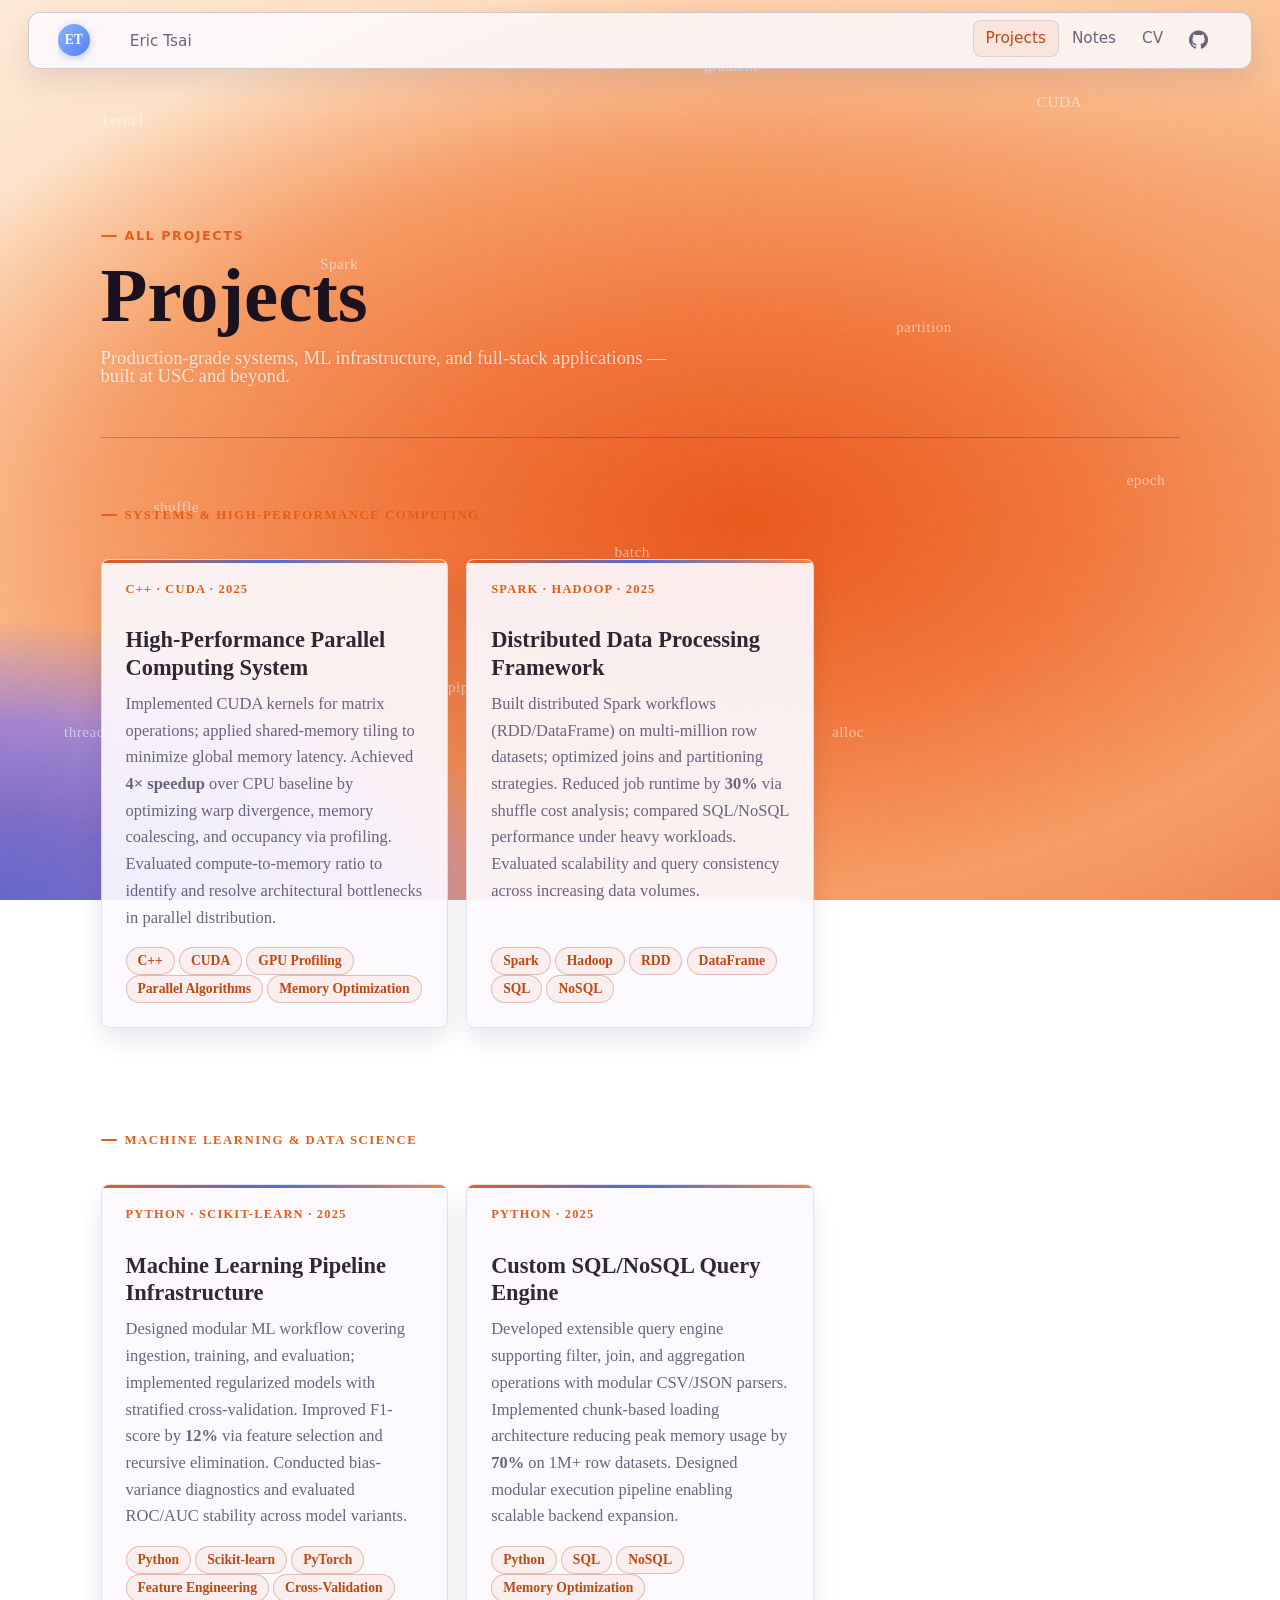
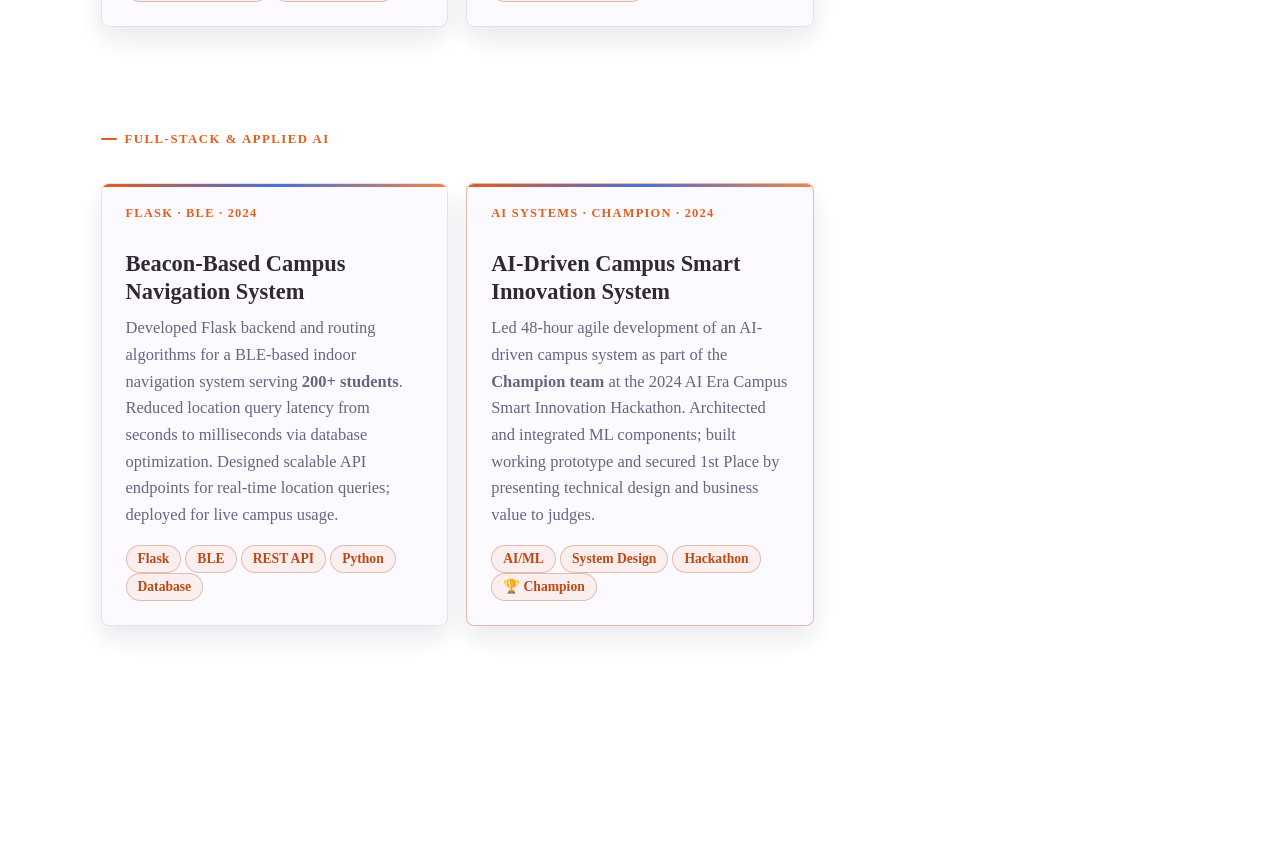
<file: projects.html>
<!DOCTYPE html>
<html xmlns="http://www.w3.org/1999/xhtml" lang="en" xml:lang="en"><head>

<meta charset="utf-8">
<meta name="generator" content="quarto-1.9.37">

<meta name="viewport" content="width=device-width, initial-scale=1.0, user-scalable=yes">


<title>projects – Eric Tsai</title>
<style>
/* Default styles provided by pandoc.
** See https://pandoc.org/MANUAL.html#variables-for-html for config info.
*/
code{white-space: pre-wrap;}
span.smallcaps{font-variant: small-caps;}
div.columns{display: flex; gap: min(4vw, 1.5em);}
div.column{flex: auto; overflow-x: auto;}
div.hanging-indent{margin-left: 1.5em; text-indent: -1.5em;}
ul.task-list{list-style: none;}
ul.task-list li input[type="checkbox"] {
  width: 0.8em;
  margin: 0 0.8em 0.2em -1em; /* quarto-specific, see https://github.com/quarto-dev/quarto-cli/issues/4556 */ 
  vertical-align: middle;
}
</style>


<script src="site_libs/quarto-nav/quarto-nav.js"></script>
<script src="site_libs/quarto-nav/headroom.min.js"></script>
<script src="site_libs/clipboard/clipboard.min.js"></script>
<script src="site_libs/quarto-search/autocomplete.umd.js"></script>
<script src="site_libs/quarto-search/fuse.min.js"></script>
<script src="site_libs/quarto-search/quarto-search.js"></script>
<meta name="quarto:offset" content="./">
<script src="site_libs/quarto-html/quarto.js" type="module"></script>
<script src="site_libs/quarto-html/tabsets/tabsets.js" type="module"></script>
<script src="site_libs/quarto-html/popper.min.js"></script>
<script src="site_libs/quarto-html/tippy.umd.min.js"></script>
<script src="site_libs/quarto-html/anchor.min.js"></script>
<link href="site_libs/quarto-html/tippy.css" rel="stylesheet">
<link href="site_libs/quarto-html/quarto-syntax-highlighting-7f8f88aac4f3542376d5c11b86a4c14d.css" rel="stylesheet" id="quarto-text-highlighting-styles">
<script src="site_libs/bootstrap/bootstrap.min.js"></script>
<link href="site_libs/bootstrap/bootstrap-icons.css" rel="stylesheet">
<link href="site_libs/bootstrap/bootstrap-3e7735b7b22659e5fa437aca0bb49075.min.css" rel="stylesheet" append-hash="true" id="quarto-bootstrap" data-mode="light">
<script id="quarto-search-options" type="application/json">{
  "location": "navbar",
  "copy-button": false,
  "collapse-after": 3,
  "panel-placement": "end",
  "type": "overlay",
  "limit": 50,
  "keyboard-shortcut": [
    "f",
    "/",
    "s"
  ],
  "show-item-context": false,
  "language": {
    "search-no-results-text": "No results",
    "search-matching-documents-text": "matching documents",
    "search-copy-link-title": "Copy link to search",
    "search-hide-matches-text": "Hide additional matches",
    "search-more-match-text": "more match in this document",
    "search-more-matches-text": "more matches in this document",
    "search-clear-button-title": "Clear",
    "search-text-placeholder": "",
    "search-detached-cancel-button-title": "Cancel",
    "search-submit-button-title": "Submit",
    "search-label": "Search"
  }
}</script>


<link rel="stylesheet" href="styles.css">
</head>

<body class="nav-fixed quarto-light">

<div id="quarto-search-results"></div>
  <header id="quarto-header" class="headroom fixed-top">
    <nav class="navbar navbar-expand-lg " data-bs-theme="dark">
      <div class="navbar-container container-fluid">
      <div class="navbar-brand-container mx-auto">
    <a class="navbar-brand" href="./index.html">
    <span class="navbar-title">Eric Tsai</span>
    </a>
  </div>
          <button class="navbar-toggler" type="button" data-bs-toggle="collapse" data-bs-target="#navbarCollapse" aria-controls="navbarCollapse" role="menu" aria-expanded="false" aria-label="Toggle navigation" onclick="if (window.quartoToggleHeadroom) { window.quartoToggleHeadroom(); }">
  <span class="navbar-toggler-icon"></span>
</button>
          <div class="collapse navbar-collapse" id="navbarCollapse">
            <ul class="navbar-nav navbar-nav-scroll me-auto">
  <li class="nav-item">
    <a class="nav-link" href="./index.html"> 
<span class="menu-text">Eric Tsai</span></a>
  </li>  
</ul>
            <ul class="navbar-nav navbar-nav-scroll ms-auto">
  <li class="nav-item">
    <a class="nav-link active" href="./projects.html" aria-current="page"> 
<span class="menu-text">Projects</span></a>
  </li>  
  <li class="nav-item">
    <a class="nav-link" href="./notes.html"> 
<span class="menu-text">Notes</span></a>
  </li>  
  <li class="nav-item">
    <a class="nav-link" href="./cv.html"> 
<span class="menu-text">CV</span></a>
  </li>  
  <li class="nav-item compact">
    <a class="nav-link" href="https://github.com/naughtyourboi"> <i class="bi bi-github" role="img">
</i> 
<span class="menu-text"></span></a>
  </li>  
</ul>
          </div> <!-- /navcollapse -->
            <div class="quarto-navbar-tools">
</div>
      </div> <!-- /container-fluid -->
    </nav>
</header>
<!-- content -->
<div id="quarto-content" class="quarto-container page-columns page-rows-contents page-layout-full page-navbar">
<!-- sidebar -->
<!-- margin-sidebar -->
    
<!-- main -->
<main class="content column-page" id="quarto-document-content"><header id="title-block-header" class="quarto-title-block"></header>




<div class="bg-words" aria-hidden="true">
  <span style="left:8%;top:12%">kernel</span>
  <span style="left:55%;top:6%">gradient</span>
  <span style="left:81%;top:10%">CUDA</span>
  <span style="left:25%;top:28%">Spark</span>
  <span style="left:70%;top:35%">partition</span>
  <span style="left:12%;top:55%">shuffle</span>
  <span style="left:48%;top:60%">batch</span>
  <span style="left:88%;top:52%">epoch</span>
  <span style="left:35%;top:75%">pipeline</span>
  <span style="left:65%;top:80%">alloc</span>
  <span style="left:5%;top:80%">thread</span>
  <span style="left:42%;top:88%">warp</span>
</div>
<div style="animation: pageIn 0.45s ease both;">
<div class="eyebrow" style="margin-top: 44px;">
ALL PROJECTS
</div>
<section id="projects" class="level1" style="font-family: Georgia, serif; font-size: clamp(2.5rem, 6vw, 5rem); line-height: 0.95; margin: 0 0 16px; color: var(--ink);">
<h1 style="font-family: Georgia, serif; font-size: clamp(2.5rem, 6vw, 5rem); line-height: 0.95; margin: 0 0 16px; color: var(--ink);">Projects</h1>
<p class="section-desc" style="margin-bottom: 52px;">
Production-grade systems, ML infrastructure, and full-stack applications — built at USC and beyond.
</p>
<hr>
<div class="eyebrow">
SYSTEMS &amp; HIGH-PERFORMANCE COMPUTING
</div>
<div class="project-cards-container" style="margin-bottom: 52px;">
<div class="project-card">
<div class="card-category">
C++ · CUDA · 2025
</div>
<h3 class="anchored" data-anchor-id="projects">
High-Performance Parallel Computing System
</h3>
<p>
Implemented CUDA kernels for matrix operations; applied shared-memory tiling to minimize global memory latency. Achieved <strong>4× speedup</strong> over CPU baseline by optimizing warp divergence, memory coalescing, and occupancy via profiling. Evaluated compute-to-memory ratio to identify and resolve architectural bottlenecks in parallel distribution.
</p>
<div class="tag-row">
<p><span class="tag-badge">C++</span> <span class="tag-badge">CUDA</span> <span class="tag-badge">GPU Profiling</span> <span class="tag-badge">Parallel Algorithms</span> <span class="tag-badge">Memory Optimization</span></p>
</div>
</div>
<div class="project-card">
<div class="card-category">
Spark · Hadoop · 2025
</div>
<h3 class="anchored">
Distributed Data Processing Framework
</h3>
<p>
Built distributed Spark workflows (RDD/DataFrame) on multi-million row datasets; optimized joins and partitioning strategies. Reduced job runtime by <strong>30%</strong> via shuffle cost analysis; compared SQL/NoSQL performance under heavy workloads. Evaluated scalability and query consistency across increasing data volumes.
</p>
<div class="tag-row">
<p><span class="tag-badge">Spark</span> <span class="tag-badge">Hadoop</span> <span class="tag-badge">RDD</span> <span class="tag-badge">DataFrame</span> <span class="tag-badge">SQL</span> <span class="tag-badge">NoSQL</span></p>
</div>
</div>
</div>
<div class="eyebrow">
MACHINE LEARNING &amp; DATA SCIENCE
</div>
<div class="project-cards-container" style="margin-bottom: 52px;">
<div class="project-card">
<div class="card-category">
Python · Scikit-learn · 2025
</div>
<h3 class="anchored">
Machine Learning Pipeline Infrastructure
</h3>
<p>
Designed modular ML workflow covering ingestion, training, and evaluation; implemented regularized models with stratified cross-validation. Improved F1-score by <strong>12%</strong> via feature selection and recursive elimination. Conducted bias-variance diagnostics and evaluated ROC/AUC stability across model variants.
</p>
<div class="tag-row">
<p><span class="tag-badge">Python</span> <span class="tag-badge">Scikit-learn</span> <span class="tag-badge">PyTorch</span> <span class="tag-badge">Feature Engineering</span> <span class="tag-badge">Cross-Validation</span></p>
</div>
</div>
<div class="project-card">
<div class="card-category">
Python · 2025
</div>
<h3 class="anchored">
Custom SQL/NoSQL Query Engine
</h3>
<p>
Developed extensible query engine supporting filter, join, and aggregation operations with modular CSV/JSON parsers. Implemented chunk-based loading architecture reducing peak memory usage by <strong>70%</strong> on 1M+ row datasets. Designed modular execution pipeline enabling scalable backend expansion.
</p>
<div class="tag-row">
<p><span class="tag-badge">Python</span> <span class="tag-badge">SQL</span> <span class="tag-badge">NoSQL</span> <span class="tag-badge">Memory Optimization</span></p>
</div>
</div>
</div>
<div class="eyebrow">
FULL-STACK &amp; APPLIED AI
</div>
<div class="project-cards-container" style="margin-bottom: 52px;">
<div class="project-card">
<div class="card-category">
Flask · BLE · 2024
</div>
<h3 class="anchored">
Beacon-Based Campus Navigation System
</h3>
<p>
Developed Flask backend and routing algorithms for a BLE-based indoor navigation system serving <strong>200+ students</strong>. Reduced location query latency from seconds to milliseconds via database optimization. Designed scalable API endpoints for real-time location queries; deployed for live campus usage.
</p>
<div class="tag-row">
<p><span class="tag-badge">Flask</span> <span class="tag-badge">BLE</span> <span class="tag-badge">REST API</span> <span class="tag-badge">Python</span> <span class="tag-badge">Database</span></p>
</div>
</div>
<div class="project-card" style="border-color: color-mix(in srgb, var(--accent) 30%, var(--line));">
<div class="card-category">
AI Systems · Champion · 2024
</div>
<h3 class="anchored">
AI-Driven Campus Smart Innovation System
</h3>
<p>
Led 48-hour agile development of an AI-driven campus system as part of the <strong>Champion team</strong> at the 2024 AI Era Campus Smart Innovation Hackathon. Architected and integrated ML components; built working prototype and secured 1st Place by presenting technical design and business value to judges.
</p>
<div class="tag-row">
<p><span class="tag-badge">AI/ML</span> <span class="tag-badge">System Design</span> <span class="tag-badge">Hackathon</span> <span class="tag-badge">🏆 Champion</span></p>
</div>
</div>
</div>
</section>
</div>
<script>
document.addEventListener('DOMContentLoaded', function () {
  document.addEventListener('mousemove', function (e) {
    document.body.style.setProperty('--cx', e.clientX + 'px');
    document.body.style.setProperty('--cy', e.clientY + 'px');
  });
});
</script>



</main> <!-- /main -->
<script id="quarto-html-after-body" type="application/javascript">
  window.document.addEventListener("DOMContentLoaded", function (event) {
    const icon = "";
    const anchorJS = new window.AnchorJS();
    anchorJS.options = {
      placement: 'right',
      icon: icon
    };
    anchorJS.add('.anchored');
    const isCodeAnnotation = (el) => {
      for (const clz of el.classList) {
        if (clz.startsWith('code-annotation-')) {                     
          return true;
        }
      }
      return false;
    }
    const onCopySuccess = function(e) {
      // button target
      const button = e.trigger;
      // don't keep focus
      button.blur();
      // flash "checked"
      button.classList.add('code-copy-button-checked');
      var currentTitle = button.getAttribute("title");
      button.setAttribute("title", "Copied!");
      let tooltip;
      if (window.bootstrap) {
        button.setAttribute("data-bs-toggle", "tooltip");
        button.setAttribute("data-bs-placement", "left");
        button.setAttribute("data-bs-title", "Copied!");
        tooltip = new bootstrap.Tooltip(button, 
          { trigger: "manual", 
            customClass: "code-copy-button-tooltip",
            offset: [0, -8]});
        tooltip.show();    
      }
      setTimeout(function() {
        if (tooltip) {
          tooltip.hide();
          button.removeAttribute("data-bs-title");
          button.removeAttribute("data-bs-toggle");
          button.removeAttribute("data-bs-placement");
        }
        button.setAttribute("title", currentTitle);
        button.classList.remove('code-copy-button-checked');
      }, 1000);
      // clear code selection
      e.clearSelection();
    }
    const getTextToCopy = function(trigger) {
      const outerScaffold = trigger.parentElement.cloneNode(true);
      const codeEl = outerScaffold.querySelector('code');
      for (const childEl of codeEl.children) {
        if (isCodeAnnotation(childEl)) {
          childEl.remove();
        }
      }
      return codeEl.innerText;
    }
    const clipboard = new window.ClipboardJS('.code-copy-button:not([data-in-quarto-modal])', {
      text: getTextToCopy
    });
    clipboard.on('success', onCopySuccess);
    if (window.document.getElementById('quarto-embedded-source-code-modal')) {
      const clipboardModal = new window.ClipboardJS('.code-copy-button[data-in-quarto-modal]', {
        text: getTextToCopy,
        container: window.document.getElementById('quarto-embedded-source-code-modal')
      });
      clipboardModal.on('success', onCopySuccess);
    }
      var localhostRegex = new RegExp(/^(?:http|https):\/\/localhost\:?[0-9]*\//);
      var mailtoRegex = new RegExp(/^mailto:/);
        var filterRegex = new RegExp("https:\/\/naughtyourboi\.github\.io");
      var isInternal = (href) => {
          return filterRegex.test(href) || localhostRegex.test(href) || mailtoRegex.test(href);
      }
      // Inspect non-navigation links and adorn them if external
     var links = window.document.querySelectorAll('a[href]:not(.nav-link):not(.navbar-brand):not(.toc-action):not(.sidebar-link):not(.sidebar-item-toggle):not(.pagination-link):not(.no-external):not([aria-hidden]):not(.dropdown-item):not(.quarto-navigation-tool):not(.about-link)');
      for (var i=0; i<links.length; i++) {
        const link = links[i];
        if (!isInternal(link.href)) {
          // undo the damage that might have been done by quarto-nav.js in the case of
          // links that we want to consider external
          if (link.dataset.originalHref !== undefined) {
            link.href = link.dataset.originalHref;
          }
        }
      }
    function tippyHover(el, contentFn, onTriggerFn, onUntriggerFn) {
      const config = {
        allowHTML: true,
        maxWidth: 500,
        delay: 100,
        arrow: false,
        appendTo: function(el) {
            return el.parentElement;
        },
        interactive: true,
        interactiveBorder: 10,
        theme: 'quarto',
        placement: 'bottom-start',
      };
      if (contentFn) {
        config.content = contentFn;
      }
      if (onTriggerFn) {
        config.onTrigger = onTriggerFn;
      }
      if (onUntriggerFn) {
        config.onUntrigger = onUntriggerFn;
      }
      window.tippy(el, config); 
    }
    const noterefs = window.document.querySelectorAll('a[role="doc-noteref"]');
    for (var i=0; i<noterefs.length; i++) {
      const ref = noterefs[i];
      tippyHover(ref, function() {
        // use id or data attribute instead here
        let href = ref.getAttribute('data-footnote-href') || ref.getAttribute('href');
        try { href = new URL(href).hash; } catch {}
        const id = href.replace(/^#\/?/, "");
        const note = window.document.getElementById(id);
        if (note) {
          return note.innerHTML;
        } else {
          return "";
        }
      });
    }
    const xrefs = window.document.querySelectorAll('a.quarto-xref');
    const processXRef = (id, note) => {
      // Strip column container classes
      const stripColumnClz = (el) => {
        el.classList.remove("page-full", "page-columns");
        if (el.children) {
          for (const child of el.children) {
            stripColumnClz(child);
          }
        }
      }
      stripColumnClz(note)
      if (id === null || id.startsWith('sec-')) {
        // Special case sections, only their first couple elements
        const container = document.createElement("div");
        if (note.children && note.children.length > 2) {
          container.appendChild(note.children[0].cloneNode(true));
          for (let i = 1; i < note.children.length; i++) {
            const child = note.children[i];
            if (child.tagName === "P" && child.innerText === "") {
              continue;
            } else {
              container.appendChild(child.cloneNode(true));
              break;
            }
          }
          if (window.Quarto?.typesetMath) {
            window.Quarto.typesetMath(container);
          }
          return container.innerHTML
        } else {
          if (window.Quarto?.typesetMath) {
            window.Quarto.typesetMath(note);
          }
          return note.innerHTML;
        }
      } else {
        // Remove any anchor links if they are present
        const anchorLink = note.querySelector('a.anchorjs-link');
        if (anchorLink) {
          anchorLink.remove();
        }
        if (window.Quarto?.typesetMath) {
          window.Quarto.typesetMath(note);
        }
        if (note.classList.contains("callout")) {
          return note.outerHTML;
        } else {
          return note.innerHTML;
        }
      }
    }
    for (var i=0; i<xrefs.length; i++) {
      const xref = xrefs[i];
      tippyHover(xref, undefined, function(instance) {
        instance.disable();
        let url = xref.getAttribute('href');
        let hash = undefined; 
        if (url.startsWith('#')) {
          hash = url;
        } else {
          try { hash = new URL(url).hash; } catch {}
        }
        if (hash) {
          const id = hash.replace(/^#\/?/, "");
          const note = window.document.getElementById(id);
          if (note !== null) {
            try {
              const html = processXRef(id, note.cloneNode(true));
              instance.setContent(html);
            } finally {
              instance.enable();
              instance.show();
            }
          } else {
            // See if we can fetch this
            fetch(url.split('#')[0])
            .then(res => res.text())
            .then(html => {
              const parser = new DOMParser();
              const htmlDoc = parser.parseFromString(html, "text/html");
              const note = htmlDoc.getElementById(id);
              if (note !== null) {
                const html = processXRef(id, note);
                instance.setContent(html);
              } 
            }).finally(() => {
              instance.enable();
              instance.show();
            });
          }
        } else {
          // See if we can fetch a full url (with no hash to target)
          // This is a special case and we should probably do some content thinning / targeting
          fetch(url)
          .then(res => res.text())
          .then(html => {
            const parser = new DOMParser();
            const htmlDoc = parser.parseFromString(html, "text/html");
            const note = htmlDoc.querySelector('main.content');
            if (note !== null) {
              // This should only happen for chapter cross references
              // (since there is no id in the URL)
              // remove the first header
              if (note.children.length > 0 && note.children[0].tagName === "HEADER") {
                note.children[0].remove();
              }
              const html = processXRef(null, note);
              instance.setContent(html);
            } 
          }).finally(() => {
            instance.enable();
            instance.show();
          });
        }
      }, function(instance) {
      });
    }
        let selectedAnnoteEl;
        const selectorForAnnotation = ( cell, annotation) => {
          let cellAttr = 'data-code-cell="' + cell + '"';
          let lineAttr = 'data-code-annotation="' +  annotation + '"';
          const selector = 'span[' + cellAttr + '][' + lineAttr + ']';
          return selector;
        }
        const selectCodeLines = (annoteEl) => {
          const doc = window.document;
          const targetCell = annoteEl.getAttribute("data-target-cell");
          const targetAnnotation = annoteEl.getAttribute("data-target-annotation");
          const annoteSpan = window.document.querySelector(selectorForAnnotation(targetCell, targetAnnotation));
          const lines = annoteSpan.getAttribute("data-code-lines").split(",");
          const lineIds = lines.map((line) => {
            return targetCell + "-" + line;
          })
          let top = null;
          let height = null;
          let parent = null;
          if (lineIds.length > 0) {
              //compute the position of the single el (top and bottom and make a div)
              const el = window.document.getElementById(lineIds[0]);
              top = el.offsetTop;
              height = el.offsetHeight;
              parent = el.parentElement.parentElement;
            if (lineIds.length > 1) {
              const lastEl = window.document.getElementById(lineIds[lineIds.length - 1]);
              const bottom = lastEl.offsetTop + lastEl.offsetHeight;
              height = bottom - top;
            }
            if (top !== null && height !== null && parent !== null) {
              // cook up a div (if necessary) and position it 
              let div = window.document.getElementById("code-annotation-line-highlight");
              if (div === null) {
                div = window.document.createElement("div");
                div.setAttribute("id", "code-annotation-line-highlight");
                div.style.position = 'absolute';
                parent.appendChild(div);
              }
              div.style.top = top - 2 + "px";
              div.style.height = height + 4 + "px";
              div.style.left = 0;
              let gutterDiv = window.document.getElementById("code-annotation-line-highlight-gutter");
              if (gutterDiv === null) {
                gutterDiv = window.document.createElement("div");
                gutterDiv.setAttribute("id", "code-annotation-line-highlight-gutter");
                gutterDiv.style.position = 'absolute';
                const codeCell = window.document.getElementById(targetCell);
                const gutter = codeCell.querySelector('.code-annotation-gutter');
                gutter.appendChild(gutterDiv);
              }
              gutterDiv.style.top = top - 2 + "px";
              gutterDiv.style.height = height + 4 + "px";
            }
            selectedAnnoteEl = annoteEl;
          }
        };
        const unselectCodeLines = () => {
          const elementsIds = ["code-annotation-line-highlight", "code-annotation-line-highlight-gutter"];
          elementsIds.forEach((elId) => {
            const div = window.document.getElementById(elId);
            if (div) {
              div.remove();
            }
          });
          selectedAnnoteEl = undefined;
        };
          // Handle positioning of the toggle
      window.addEventListener(
        "resize",
        throttle(() => {
          elRect = undefined;
          if (selectedAnnoteEl) {
            selectCodeLines(selectedAnnoteEl);
          }
        }, 10)
      );
      function throttle(fn, ms) {
      let throttle = false;
      let timer;
        return (...args) => {
          if(!throttle) { // first call gets through
              fn.apply(this, args);
              throttle = true;
          } else { // all the others get throttled
              if(timer) clearTimeout(timer); // cancel #2
              timer = setTimeout(() => {
                fn.apply(this, args);
                timer = throttle = false;
              }, ms);
          }
        };
      }
        // Attach click handler to the DT
        const annoteDls = window.document.querySelectorAll('dt[data-target-cell]');
        for (const annoteDlNode of annoteDls) {
          annoteDlNode.addEventListener('click', (event) => {
            const clickedEl = event.target;
            if (clickedEl !== selectedAnnoteEl) {
              unselectCodeLines();
              const activeEl = window.document.querySelector('dt[data-target-cell].code-annotation-active');
              if (activeEl) {
                activeEl.classList.remove('code-annotation-active');
              }
              selectCodeLines(clickedEl);
              clickedEl.classList.add('code-annotation-active');
            } else {
              // Unselect the line
              unselectCodeLines();
              clickedEl.classList.remove('code-annotation-active');
            }
          });
        }
    const findCites = (el) => {
      const parentEl = el.parentElement;
      if (parentEl) {
        const cites = parentEl.dataset.cites;
        if (cites) {
          return {
            el,
            cites: cites.split(' ')
          };
        } else {
          return findCites(el.parentElement)
        }
      } else {
        return undefined;
      }
    };
    var bibliorefs = window.document.querySelectorAll('a[role="doc-biblioref"]');
    for (var i=0; i<bibliorefs.length; i++) {
      const ref = bibliorefs[i];
      const citeInfo = findCites(ref);
      if (citeInfo) {
        tippyHover(citeInfo.el, function() {
          var popup = window.document.createElement('div');
          citeInfo.cites.forEach(function(cite) {
            var citeDiv = window.document.createElement('div');
            citeDiv.classList.add('hanging-indent');
            citeDiv.classList.add('csl-entry');
            var biblioDiv = window.document.getElementById('ref-' + cite);
            if (biblioDiv) {
              citeDiv.innerHTML = biblioDiv.innerHTML;
            }
            popup.appendChild(citeDiv);
          });
          return popup.innerHTML;
        });
      }
    }
  });
  </script>
</div> <!-- /content -->




</body></html>
</file>
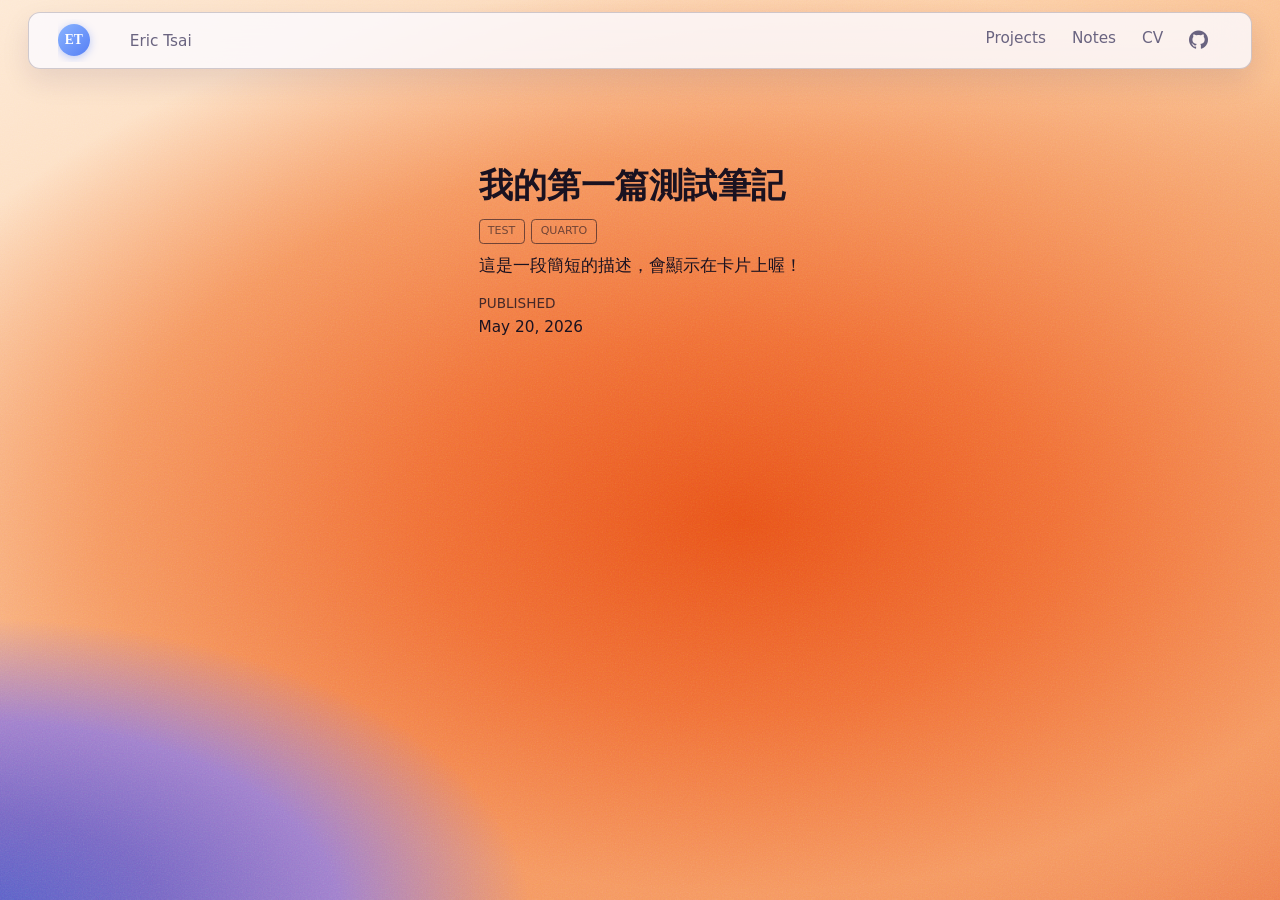
<file: posts/first-note.html>
<!DOCTYPE html>
<html xmlns="http://www.w3.org/1999/xhtml" lang="en" xml:lang="en"><head>

<meta charset="utf-8">
<meta name="generator" content="quarto-1.9.37">

<meta name="viewport" content="width=device-width, initial-scale=1.0, user-scalable=yes">

<meta name="dcterms.date" content="2026-05-20">
<meta name="description" content="這是一段簡短的描述，會顯示在卡片上喔！">

<title>我的第一篇測試筆記 – Eric Tsai</title>
<style>
/* Default styles provided by pandoc.
** See https://pandoc.org/MANUAL.html#variables-for-html for config info.
*/
code{white-space: pre-wrap;}
span.smallcaps{font-variant: small-caps;}
div.columns{display: flex; gap: min(4vw, 1.5em);}
div.column{flex: auto; overflow-x: auto;}
div.hanging-indent{margin-left: 1.5em; text-indent: -1.5em;}
ul.task-list{list-style: none;}
ul.task-list li input[type="checkbox"] {
  width: 0.8em;
  margin: 0 0.8em 0.2em -1em; /* quarto-specific, see https://github.com/quarto-dev/quarto-cli/issues/4556 */ 
  vertical-align: middle;
}
</style>


<script src="../site_libs/quarto-nav/quarto-nav.js"></script>
<script src="../site_libs/quarto-nav/headroom.min.js"></script>
<script src="../site_libs/clipboard/clipboard.min.js"></script>
<script src="../site_libs/quarto-search/autocomplete.umd.js"></script>
<script src="../site_libs/quarto-search/fuse.min.js"></script>
<script src="../site_libs/quarto-search/quarto-search.js"></script>
<meta name="quarto:offset" content="../">
<script src="../site_libs/quarto-html/quarto.js" type="module"></script>
<script src="../site_libs/quarto-html/tabsets/tabsets.js" type="module"></script>
<script src="../site_libs/quarto-html/popper.min.js"></script>
<script src="../site_libs/quarto-html/tippy.umd.min.js"></script>
<script src="../site_libs/quarto-html/anchor.min.js"></script>
<link href="../site_libs/quarto-html/tippy.css" rel="stylesheet">
<link href="../site_libs/quarto-html/quarto-syntax-highlighting-7f8f88aac4f3542376d5c11b86a4c14d.css" rel="stylesheet" id="quarto-text-highlighting-styles">
<script src="../site_libs/bootstrap/bootstrap.min.js"></script>
<link href="../site_libs/bootstrap/bootstrap-icons.css" rel="stylesheet">
<link href="../site_libs/bootstrap/bootstrap-3e7735b7b22659e5fa437aca0bb49075.min.css" rel="stylesheet" append-hash="true" id="quarto-bootstrap" data-mode="light">
<script id="quarto-search-options" type="application/json">{
  "location": "navbar",
  "copy-button": false,
  "collapse-after": 3,
  "panel-placement": "end",
  "type": "overlay",
  "limit": 50,
  "keyboard-shortcut": [
    "f",
    "/",
    "s"
  ],
  "show-item-context": false,
  "language": {
    "search-no-results-text": "No results",
    "search-matching-documents-text": "matching documents",
    "search-copy-link-title": "Copy link to search",
    "search-hide-matches-text": "Hide additional matches",
    "search-more-match-text": "more match in this document",
    "search-more-matches-text": "more matches in this document",
    "search-clear-button-title": "Clear",
    "search-text-placeholder": "",
    "search-detached-cancel-button-title": "Cancel",
    "search-submit-button-title": "Submit",
    "search-label": "Search"
  }
}</script>


<link rel="stylesheet" href="../styles.css">
</head>

<body class="nav-fixed fullcontent quarto-light">

<div id="quarto-search-results"></div>
  <header id="quarto-header" class="headroom fixed-top">
    <nav class="navbar navbar-expand-lg " data-bs-theme="dark">
      <div class="navbar-container container-fluid">
      <div class="navbar-brand-container mx-auto">
    <a class="navbar-brand" href="../index.html">
    <span class="navbar-title">Eric Tsai</span>
    </a>
  </div>
          <button class="navbar-toggler" type="button" data-bs-toggle="collapse" data-bs-target="#navbarCollapse" aria-controls="navbarCollapse" role="menu" aria-expanded="false" aria-label="Toggle navigation" onclick="if (window.quartoToggleHeadroom) { window.quartoToggleHeadroom(); }">
  <span class="navbar-toggler-icon"></span>
</button>
          <div class="collapse navbar-collapse" id="navbarCollapse">
            <ul class="navbar-nav navbar-nav-scroll me-auto">
  <li class="nav-item">
    <a class="nav-link" href="../index.html"> 
<span class="menu-text">Eric Tsai</span></a>
  </li>  
</ul>
            <ul class="navbar-nav navbar-nav-scroll ms-auto">
  <li class="nav-item">
    <a class="nav-link" href="../projects.html"> 
<span class="menu-text">Projects</span></a>
  </li>  
  <li class="nav-item">
    <a class="nav-link" href="../notes.html"> 
<span class="menu-text">Notes</span></a>
  </li>  
  <li class="nav-item">
    <a class="nav-link" href="../cv.html"> 
<span class="menu-text">CV</span></a>
  </li>  
  <li class="nav-item compact">
    <a class="nav-link" href="https://github.com/naughtyourboi"> <i class="bi bi-github" role="img">
</i> 
<span class="menu-text"></span></a>
  </li>  
</ul>
          </div> <!-- /navcollapse -->
            <div class="quarto-navbar-tools">
</div>
      </div> <!-- /container-fluid -->
    </nav>
</header>
<!-- content -->
<div id="quarto-content" class="quarto-container page-columns page-rows-contents page-layout-article page-navbar">
<!-- sidebar -->
<!-- margin-sidebar -->
    
<!-- main -->
<main class="content" id="quarto-document-content">

<header id="title-block-header" class="quarto-title-block default">
<div class="quarto-title">
<h1 class="title">我的第一篇測試筆記</h1>
  <div class="quarto-categories">
    <div class="quarto-category">Test</div>
    <div class="quarto-category">Quarto</div>
  </div>
  </div>

<div>
  <div class="description">
    這是一段簡短的描述，會顯示在卡片上喔！
  </div>
</div>


<div class="quarto-title-meta">

    
    <div>
    <div class="quarto-title-meta-heading">Published</div>
    <div class="quarto-title-meta-contents">
      <p class="date">May 20, 2026</p>
    </div>
  </div>
  
    
  </div>
  


</header>





</main> <!-- /main -->
<script id="quarto-html-after-body" type="application/javascript">
  window.document.addEventListener("DOMContentLoaded", function (event) {
    const icon = "";
    const anchorJS = new window.AnchorJS();
    anchorJS.options = {
      placement: 'right',
      icon: icon
    };
    anchorJS.add('.anchored');
    const isCodeAnnotation = (el) => {
      for (const clz of el.classList) {
        if (clz.startsWith('code-annotation-')) {                     
          return true;
        }
      }
      return false;
    }
    const onCopySuccess = function(e) {
      // button target
      const button = e.trigger;
      // don't keep focus
      button.blur();
      // flash "checked"
      button.classList.add('code-copy-button-checked');
      var currentTitle = button.getAttribute("title");
      button.setAttribute("title", "Copied!");
      let tooltip;
      if (window.bootstrap) {
        button.setAttribute("data-bs-toggle", "tooltip");
        button.setAttribute("data-bs-placement", "left");
        button.setAttribute("data-bs-title", "Copied!");
        tooltip = new bootstrap.Tooltip(button, 
          { trigger: "manual", 
            customClass: "code-copy-button-tooltip",
            offset: [0, -8]});
        tooltip.show();    
      }
      setTimeout(function() {
        if (tooltip) {
          tooltip.hide();
          button.removeAttribute("data-bs-title");
          button.removeAttribute("data-bs-toggle");
          button.removeAttribute("data-bs-placement");
        }
        button.setAttribute("title", currentTitle);
        button.classList.remove('code-copy-button-checked');
      }, 1000);
      // clear code selection
      e.clearSelection();
    }
    const getTextToCopy = function(trigger) {
      const outerScaffold = trigger.parentElement.cloneNode(true);
      const codeEl = outerScaffold.querySelector('code');
      for (const childEl of codeEl.children) {
        if (isCodeAnnotation(childEl)) {
          childEl.remove();
        }
      }
      return codeEl.innerText;
    }
    const clipboard = new window.ClipboardJS('.code-copy-button:not([data-in-quarto-modal])', {
      text: getTextToCopy
    });
    clipboard.on('success', onCopySuccess);
    if (window.document.getElementById('quarto-embedded-source-code-modal')) {
      const clipboardModal = new window.ClipboardJS('.code-copy-button[data-in-quarto-modal]', {
        text: getTextToCopy,
        container: window.document.getElementById('quarto-embedded-source-code-modal')
      });
      clipboardModal.on('success', onCopySuccess);
    }
      var localhostRegex = new RegExp(/^(?:http|https):\/\/localhost\:?[0-9]*\//);
      var mailtoRegex = new RegExp(/^mailto:/);
        var filterRegex = new RegExp("https:\/\/naughtyourboi\.github\.io");
      var isInternal = (href) => {
          return filterRegex.test(href) || localhostRegex.test(href) || mailtoRegex.test(href);
      }
      // Inspect non-navigation links and adorn them if external
     var links = window.document.querySelectorAll('a[href]:not(.nav-link):not(.navbar-brand):not(.toc-action):not(.sidebar-link):not(.sidebar-item-toggle):not(.pagination-link):not(.no-external):not([aria-hidden]):not(.dropdown-item):not(.quarto-navigation-tool):not(.about-link)');
      for (var i=0; i<links.length; i++) {
        const link = links[i];
        if (!isInternal(link.href)) {
          // undo the damage that might have been done by quarto-nav.js in the case of
          // links that we want to consider external
          if (link.dataset.originalHref !== undefined) {
            link.href = link.dataset.originalHref;
          }
        }
      }
    function tippyHover(el, contentFn, onTriggerFn, onUntriggerFn) {
      const config = {
        allowHTML: true,
        maxWidth: 500,
        delay: 100,
        arrow: false,
        appendTo: function(el) {
            return el.parentElement;
        },
        interactive: true,
        interactiveBorder: 10,
        theme: 'quarto',
        placement: 'bottom-start',
      };
      if (contentFn) {
        config.content = contentFn;
      }
      if (onTriggerFn) {
        config.onTrigger = onTriggerFn;
      }
      if (onUntriggerFn) {
        config.onUntrigger = onUntriggerFn;
      }
      window.tippy(el, config); 
    }
    const noterefs = window.document.querySelectorAll('a[role="doc-noteref"]');
    for (var i=0; i<noterefs.length; i++) {
      const ref = noterefs[i];
      tippyHover(ref, function() {
        // use id or data attribute instead here
        let href = ref.getAttribute('data-footnote-href') || ref.getAttribute('href');
        try { href = new URL(href).hash; } catch {}
        const id = href.replace(/^#\/?/, "");
        const note = window.document.getElementById(id);
        if (note) {
          return note.innerHTML;
        } else {
          return "";
        }
      });
    }
    const xrefs = window.document.querySelectorAll('a.quarto-xref');
    const processXRef = (id, note) => {
      // Strip column container classes
      const stripColumnClz = (el) => {
        el.classList.remove("page-full", "page-columns");
        if (el.children) {
          for (const child of el.children) {
            stripColumnClz(child);
          }
        }
      }
      stripColumnClz(note)
      if (id === null || id.startsWith('sec-')) {
        // Special case sections, only their first couple elements
        const container = document.createElement("div");
        if (note.children && note.children.length > 2) {
          container.appendChild(note.children[0].cloneNode(true));
          for (let i = 1; i < note.children.length; i++) {
            const child = note.children[i];
            if (child.tagName === "P" && child.innerText === "") {
              continue;
            } else {
              container.appendChild(child.cloneNode(true));
              break;
            }
          }
          if (window.Quarto?.typesetMath) {
            window.Quarto.typesetMath(container);
          }
          return container.innerHTML
        } else {
          if (window.Quarto?.typesetMath) {
            window.Quarto.typesetMath(note);
          }
          return note.innerHTML;
        }
      } else {
        // Remove any anchor links if they are present
        const anchorLink = note.querySelector('a.anchorjs-link');
        if (anchorLink) {
          anchorLink.remove();
        }
        if (window.Quarto?.typesetMath) {
          window.Quarto.typesetMath(note);
        }
        if (note.classList.contains("callout")) {
          return note.outerHTML;
        } else {
          return note.innerHTML;
        }
      }
    }
    for (var i=0; i<xrefs.length; i++) {
      const xref = xrefs[i];
      tippyHover(xref, undefined, function(instance) {
        instance.disable();
        let url = xref.getAttribute('href');
        let hash = undefined; 
        if (url.startsWith('#')) {
          hash = url;
        } else {
          try { hash = new URL(url).hash; } catch {}
        }
        if (hash) {
          const id = hash.replace(/^#\/?/, "");
          const note = window.document.getElementById(id);
          if (note !== null) {
            try {
              const html = processXRef(id, note.cloneNode(true));
              instance.setContent(html);
            } finally {
              instance.enable();
              instance.show();
            }
          } else {
            // See if we can fetch this
            fetch(url.split('#')[0])
            .then(res => res.text())
            .then(html => {
              const parser = new DOMParser();
              const htmlDoc = parser.parseFromString(html, "text/html");
              const note = htmlDoc.getElementById(id);
              if (note !== null) {
                const html = processXRef(id, note);
                instance.setContent(html);
              } 
            }).finally(() => {
              instance.enable();
              instance.show();
            });
          }
        } else {
          // See if we can fetch a full url (with no hash to target)
          // This is a special case and we should probably do some content thinning / targeting
          fetch(url)
          .then(res => res.text())
          .then(html => {
            const parser = new DOMParser();
            const htmlDoc = parser.parseFromString(html, "text/html");
            const note = htmlDoc.querySelector('main.content');
            if (note !== null) {
              // This should only happen for chapter cross references
              // (since there is no id in the URL)
              // remove the first header
              if (note.children.length > 0 && note.children[0].tagName === "HEADER") {
                note.children[0].remove();
              }
              const html = processXRef(null, note);
              instance.setContent(html);
            } 
          }).finally(() => {
            instance.enable();
            instance.show();
          });
        }
      }, function(instance) {
      });
    }
        let selectedAnnoteEl;
        const selectorForAnnotation = ( cell, annotation) => {
          let cellAttr = 'data-code-cell="' + cell + '"';
          let lineAttr = 'data-code-annotation="' +  annotation + '"';
          const selector = 'span[' + cellAttr + '][' + lineAttr + ']';
          return selector;
        }
        const selectCodeLines = (annoteEl) => {
          const doc = window.document;
          const targetCell = annoteEl.getAttribute("data-target-cell");
          const targetAnnotation = annoteEl.getAttribute("data-target-annotation");
          const annoteSpan = window.document.querySelector(selectorForAnnotation(targetCell, targetAnnotation));
          const lines = annoteSpan.getAttribute("data-code-lines").split(",");
          const lineIds = lines.map((line) => {
            return targetCell + "-" + line;
          })
          let top = null;
          let height = null;
          let parent = null;
          if (lineIds.length > 0) {
              //compute the position of the single el (top and bottom and make a div)
              const el = window.document.getElementById(lineIds[0]);
              top = el.offsetTop;
              height = el.offsetHeight;
              parent = el.parentElement.parentElement;
            if (lineIds.length > 1) {
              const lastEl = window.document.getElementById(lineIds[lineIds.length - 1]);
              const bottom = lastEl.offsetTop + lastEl.offsetHeight;
              height = bottom - top;
            }
            if (top !== null && height !== null && parent !== null) {
              // cook up a div (if necessary) and position it 
              let div = window.document.getElementById("code-annotation-line-highlight");
              if (div === null) {
                div = window.document.createElement("div");
                div.setAttribute("id", "code-annotation-line-highlight");
                div.style.position = 'absolute';
                parent.appendChild(div);
              }
              div.style.top = top - 2 + "px";
              div.style.height = height + 4 + "px";
              div.style.left = 0;
              let gutterDiv = window.document.getElementById("code-annotation-line-highlight-gutter");
              if (gutterDiv === null) {
                gutterDiv = window.document.createElement("div");
                gutterDiv.setAttribute("id", "code-annotation-line-highlight-gutter");
                gutterDiv.style.position = 'absolute';
                const codeCell = window.document.getElementById(targetCell);
                const gutter = codeCell.querySelector('.code-annotation-gutter');
                gutter.appendChild(gutterDiv);
              }
              gutterDiv.style.top = top - 2 + "px";
              gutterDiv.style.height = height + 4 + "px";
            }
            selectedAnnoteEl = annoteEl;
          }
        };
        const unselectCodeLines = () => {
          const elementsIds = ["code-annotation-line-highlight", "code-annotation-line-highlight-gutter"];
          elementsIds.forEach((elId) => {
            const div = window.document.getElementById(elId);
            if (div) {
              div.remove();
            }
          });
          selectedAnnoteEl = undefined;
        };
          // Handle positioning of the toggle
      window.addEventListener(
        "resize",
        throttle(() => {
          elRect = undefined;
          if (selectedAnnoteEl) {
            selectCodeLines(selectedAnnoteEl);
          }
        }, 10)
      );
      function throttle(fn, ms) {
      let throttle = false;
      let timer;
        return (...args) => {
          if(!throttle) { // first call gets through
              fn.apply(this, args);
              throttle = true;
          } else { // all the others get throttled
              if(timer) clearTimeout(timer); // cancel #2
              timer = setTimeout(() => {
                fn.apply(this, args);
                timer = throttle = false;
              }, ms);
          }
        };
      }
        // Attach click handler to the DT
        const annoteDls = window.document.querySelectorAll('dt[data-target-cell]');
        for (const annoteDlNode of annoteDls) {
          annoteDlNode.addEventListener('click', (event) => {
            const clickedEl = event.target;
            if (clickedEl !== selectedAnnoteEl) {
              unselectCodeLines();
              const activeEl = window.document.querySelector('dt[data-target-cell].code-annotation-active');
              if (activeEl) {
                activeEl.classList.remove('code-annotation-active');
              }
              selectCodeLines(clickedEl);
              clickedEl.classList.add('code-annotation-active');
            } else {
              // Unselect the line
              unselectCodeLines();
              clickedEl.classList.remove('code-annotation-active');
            }
          });
        }
    const findCites = (el) => {
      const parentEl = el.parentElement;
      if (parentEl) {
        const cites = parentEl.dataset.cites;
        if (cites) {
          return {
            el,
            cites: cites.split(' ')
          };
        } else {
          return findCites(el.parentElement)
        }
      } else {
        return undefined;
      }
    };
    var bibliorefs = window.document.querySelectorAll('a[role="doc-biblioref"]');
    for (var i=0; i<bibliorefs.length; i++) {
      const ref = bibliorefs[i];
      const citeInfo = findCites(ref);
      if (citeInfo) {
        tippyHover(citeInfo.el, function() {
          var popup = window.document.createElement('div');
          citeInfo.cites.forEach(function(cite) {
            var citeDiv = window.document.createElement('div');
            citeDiv.classList.add('hanging-indent');
            citeDiv.classList.add('csl-entry');
            var biblioDiv = window.document.getElementById('ref-' + cite);
            if (biblioDiv) {
              citeDiv.innerHTML = biblioDiv.innerHTML;
            }
            popup.appendChild(citeDiv);
          });
          return popup.innerHTML;
        });
      }
    }
  });
  </script>
</div> <!-- /content -->




</body></html>
</file>
<file: site_libs/quarto-html/tippy.css>
.tippy-box[data-animation=fade][data-state=hidden]{opacity:0}[data-tippy-root]{max-width:calc(100vw - 10px)}.tippy-box{position:relative;background-color:#333;color:#fff;border-radius:4px;font-size:14px;line-height:1.4;white-space:normal;outline:0;transition-property:transform,visibility,opacity}.tippy-box[data-placement^=top]>.tippy-arrow{bottom:0}.tippy-box[data-placement^=top]>.tippy-arrow:before{bottom:-7px;left:0;border-width:8px 8px 0;border-top-color:initial;transform-origin:center top}.tippy-box[data-placement^=bottom]>.tippy-arrow{top:0}.tippy-box[data-placement^=bottom]>.tippy-arrow:before{top:-7px;left:0;border-width:0 8px 8px;border-bottom-color:initial;transform-origin:center bottom}.tippy-box[data-placement^=left]>.tippy-arrow{right:0}.tippy-box[data-placement^=left]>.tippy-arrow:before{border-width:8px 0 8px 8px;border-left-color:initial;right:-7px;transform-origin:center left}.tippy-box[data-placement^=right]>.tippy-arrow{left:0}.tippy-box[data-placement^=right]>.tippy-arrow:before{left:-7px;border-width:8px 8px 8px 0;border-right-color:initial;transform-origin:center right}.tippy-box[data-inertia][data-state=visible]{transition-timing-function:cubic-bezier(.54,1.5,.38,1.11)}.tippy-arrow{width:16px;height:16px;color:#333}.tippy-arrow:before{content:"";position:absolute;border-color:transparent;border-style:solid}.tippy-content{position:relative;padding:5px 9px;z-index:1}
</file>
<file: site_libs/quarto-html/quarto-syntax-highlighting-7f8f88aac4f3542376d5c11b86a4c14d.css>
/* quarto syntax highlight colors */
:root {
  --quarto-hl-ot-color: #003B4F;
  --quarto-hl-at-color: #657422;
  --quarto-hl-ss-color: #20794D;
  --quarto-hl-an-color: #5E5E5E;
  --quarto-hl-fu-color: #4758AB;
  --quarto-hl-st-color: #20794D;
  --quarto-hl-cf-color: #003B4F;
  --quarto-hl-op-color: #5E5E5E;
  --quarto-hl-er-color: #AD0000;
  --quarto-hl-bn-color: #AD0000;
  --quarto-hl-al-color: #AD0000;
  --quarto-hl-va-color: #111111;
  --quarto-hl-bu-color: inherit;
  --quarto-hl-ex-color: inherit;
  --quarto-hl-pp-color: #AD0000;
  --quarto-hl-in-color: #5E5E5E;
  --quarto-hl-vs-color: #20794D;
  --quarto-hl-wa-color: #5E5E5E;
  --quarto-hl-do-color: #5E5E5E;
  --quarto-hl-im-color: #00769E;
  --quarto-hl-ch-color: #20794D;
  --quarto-hl-dt-color: #AD0000;
  --quarto-hl-fl-color: #AD0000;
  --quarto-hl-co-color: #5E5E5E;
  --quarto-hl-cv-color: #5E5E5E;
  --quarto-hl-cn-color: #8f5902;
  --quarto-hl-sc-color: #5E5E5E;
  --quarto-hl-dv-color: #AD0000;
  --quarto-hl-kw-color: #003B4F;
}

/* other quarto variables */
:root {
  --quarto-font-monospace: SFMono-Regular, Menlo, Monaco, Consolas, "Liberation Mono", "Courier New", monospace;
}

/* syntax highlight based on Pandoc's rules */
pre > code.sourceCode > span {
  color: #003B4F;
}

code.sourceCode > span {
  color: #003B4F;
}

div.sourceCode,
div.sourceCode pre.sourceCode {
  color: #003B4F;
}

/* Normal */
code span {
  color: #003B4F;
}

/* Alert */
code span.al {
  color: #AD0000;
  font-style: inherit;
}

/* Annotation */
code span.an {
  color: #5E5E5E;
  font-style: inherit;
}

/* Attribute */
code span.at {
  color: #657422;
  font-style: inherit;
}

/* BaseN */
code span.bn {
  color: #AD0000;
  font-style: inherit;
}

/* BuiltIn */
code span.bu {
  font-style: inherit;
}

/* ControlFlow */
code span.cf {
  color: #003B4F;
  font-weight: bold;
  font-style: inherit;
}

/* Char */
code span.ch {
  color: #20794D;
  font-style: inherit;
}

/* Constant */
code span.cn {
  color: #8f5902;
  font-style: inherit;
}

/* Comment */
code span.co {
  color: #5E5E5E;
  font-style: inherit;
}

/* CommentVar */
code span.cv {
  color: #5E5E5E;
  font-style: italic;
}

/* Documentation */
code span.do {
  color: #5E5E5E;
  font-style: italic;
}

/* DataType */
code span.dt {
  color: #AD0000;
  font-style: inherit;
}

/* DecVal */
code span.dv {
  color: #AD0000;
  font-style: inherit;
}

/* Error */
code span.er {
  color: #AD0000;
  font-style: inherit;
}

/* Extension */
code span.ex {
  font-style: inherit;
}

/* Float */
code span.fl {
  color: #AD0000;
  font-style: inherit;
}

/* Function */
code span.fu {
  color: #4758AB;
  font-style: inherit;
}

/* Import */
code span.im {
  color: #00769E;
  font-style: inherit;
}

/* Information */
code span.in {
  color: #5E5E5E;
  font-style: inherit;
}

/* Keyword */
code span.kw {
  color: #003B4F;
  font-weight: bold;
  font-style: inherit;
}

/* Operator */
code span.op {
  color: #5E5E5E;
  font-style: inherit;
}

/* Other */
code span.ot {
  color: #003B4F;
  font-style: inherit;
}

/* Preprocessor */
code span.pp {
  color: #AD0000;
  font-style: inherit;
}

/* SpecialChar */
code span.sc {
  color: #5E5E5E;
  font-style: inherit;
}

/* SpecialString */
code span.ss {
  color: #20794D;
  font-style: inherit;
}

/* String */
code span.st {
  color: #20794D;
  font-style: inherit;
}

/* Variable */
code span.va {
  color: #111111;
  font-style: inherit;
}

/* VerbatimString */
code span.vs {
  color: #20794D;
  font-style: inherit;
}

/* Warning */
code span.wa {
  color: #5E5E5E;
  font-style: italic;
}

.prevent-inlining {
  content: "</";
}

/*# sourceMappingURL=789ad8cd35626ba772517505b42a116e.css.map */
</file>
<file: styles.css>
/* ========== Hide Quarto auto-anchors ========== */
.anchorjs-link, a.anchorjs-link,
.anchor-section, a.anchor-section { display: none !important; }
/* Keep anchor links inside project card titles */
.project-card h3 .anchorjs-link, .project-card h3 a.anchorjs-link,
.project-card h3 .anchor-section, .project-card h3 a.anchor-section { display: inline !important; }

/* ========== Design Tokens ========== */
:root {
    color-scheme: light;
    --ink: #1a1220;
    --muted: #6a6480;
    --accent: #e55d1a;
    --accent-strong: #bf4912;
    --warm: #f08444;
    --gold: #4a6fd8;        /* blue accent — replaces warm gold */
    --blue: #4a6fd8;
    --blue-strong: #3458c0;
    --paper: #faf6f0;
    --paper-2: #f0ecf8;
    --card: rgba(252, 250, 255, 0.92);
    --line: rgba(30, 18, 40, 0.1);
    --line-strong: rgba(30, 18, 40, 0.2);
    --shadow: 0 22px 54px rgba(40, 20, 80, 0.16);
    --shadow-soft: 0 12px 28px rgba(40, 20, 80, 0.1);
    --radius: 8px;
    --max: 1280px;
}

:root[data-theme="dark"] {
    color-scheme: dark;
    --ink: #f0ecff;
    --muted: #a89ec0;
    --accent: #ff7840;
    --accent-strong: #ffa070;
    --warm: #ff9060;
    --gold: #6a90f0;
    --blue: #6a90f0;
    --blue-strong: #8aacff;
    --paper: #0e0814;
    --paper-2: #160e22;
    --card: rgba(18, 10, 32, 0.9);
    --line: rgba(240, 236, 255, 0.1);
    --line-strong: rgba(240, 236, 255, 0.2);
    --shadow: 0 22px 60px rgba(0, 0, 0, 0.5);
    --shadow-soft: 0 12px 28px rgba(0, 0, 0, 0.35);
}

/* ========== Blue Theme ========== */
:root[data-theme="blue"] {
    --ink: #0c1628;
    --muted: #485a80;
    --accent: #4a6fd8;
    --accent-strong: #3458c0;
    --warm: #e55d1a;
    --gold: #e55d1a;
    --blue: #4a6fd8;
    --blue-strong: #3458c0;
    --paper: #e4eaff;
    --paper-2: #d8e2ff;
    --card: rgba(236, 242, 255, 0.93);
    --line: rgba(20, 50, 140, 0.1);
    --line-strong: rgba(20, 50, 140, 0.2);
    --shadow: 0 22px 54px rgba(15, 40, 120, 0.2);
    --shadow-soft: 0 12px 28px rgba(15, 40, 120, 0.12);
}

html[data-theme="blue"] body {
    background:
        radial-gradient(ellipse 58% 44% at 102% 100%,
            #c84020 0%, #e06030 18%, #f09060 40%, transparent 60%),
        radial-gradient(ellipse 88% 72% at 42% 50%,
            #1030b8 0%, #1e44d0 26%, #3a62ea 54%, transparent 78%),
        linear-gradient(150deg, #c2d0ff 0%, #8eaaff 32%, #4e6ef0 62%, #2036cc 100%);
    background-attachment: fixed;
}

html[data-theme="blue"] body::after {
    background: radial-gradient(600px at var(--cx, -999px) var(--cy, -999px),
        color-mix(in srgb, var(--warm) 11%, transparent), transparent 68%);
}

/* ========== Base Reset ========== */
*, *::before, *::after { box-sizing: border-box; }
html { scroll-behavior: smooth; }

body {
    width: 100%;
    max-width: none;
    min-height: 100vh;
    margin: 0;
    padding: 0;
    color: var(--ink);
    /* Orange base + blue-purple radial blob concentrated in bottom-left */
    background:
        radial-gradient(ellipse 68% 52% at -2% 102%,
            #5560c8 0%, #7868c4 22%, #a080cc 42%, transparent 64%),
        radial-gradient(ellipse 90% 75% at 58% 58%,
            #e85218 0%, #f07035 28%, #f59860 55%, transparent 80%),
        linear-gradient(150deg, #fde9d5 0%, #fdd0a8 35%, #f5a870 65%, #ec7848 100%);
    background-attachment: fixed;
    font-family: Inter, ui-sans-serif, system-ui, -apple-system, BlinkMacSystemFont, "Segoe UI", sans-serif;
    line-height: 1.6;
}

/* Grain layer 1: coarse pastel grain (matches Shinkei matte texture) */
body::before {
    content: "";
    position: fixed;
    inset: 0;
    pointer-events: none;
    z-index: 0;
    opacity: 0.42;
    background-image: url("data:image/svg+xml,%3Csvg xmlns='http://www.w3.org/2000/svg' width='200' height='200'%3E%3Cfilter id='n'%3E%3CfeTurbulence type='fractalNoise' baseFrequency='0.68' numOctaves='4' stitchTiles='stitch'/%3E%3C/filter%3E%3Crect width='100%25' height='100%25' filter='url(%23n)'/%3E%3C/svg%3E");
    background-size: 180px 180px;
    mix-blend-mode: soft-light;
}

/* Cursor glow — blue tint */
body::after {
    content: "";
    position: fixed;
    inset: 0;
    pointer-events: none;
    z-index: 0;
    background: radial-gradient(600px at var(--cx, -999px) var(--cy, -999px), color-mix(in srgb, var(--blue) 12%, transparent), transparent 68%);
}

button, input { font: inherit; }
button { color: inherit; }
a { color: var(--accent-strong); text-decoration: none; }
a:hover { text-decoration: none; }
h1, h2, h3, p { margin-top: 0; }
img { max-width: 100%; }

/* ========== Floating background keywords ========== */
.bg-words {
    position: fixed;
    inset: 0;
    pointer-events: none;
    z-index: 0;
    overflow: hidden;
    font-family: Georgia, serif;
    font-size: 0.9rem;
    color: rgba(255, 255, 255, 0.55);
    opacity: 1;
    letter-spacing: 0.03em;
    user-select: none;
}

.bg-words span {
    position: absolute;
    white-space: nowrap;
}

/* ========== Quarto Layout Overrides ========== */
#quarto-content,
.quarto-container,
.page-columns,
main {
    background: transparent !important;
}

main.content,
#quarto-document-content,
.page-full {
    max-width: var(--max) !important;
    margin-left: auto !important;
    margin-right: auto !important;
    padding-left: 28px !important;
    padding-right: 28px !important;
    padding-bottom: 100px !important;
    padding-top: 24px !important;
    position: relative;
    z-index: 1;
    box-sizing: border-box !important;
}

/* For pages using Quarto's default navbar, keep padding-top */
body:not(.one-page) main.content,
body:not(.one-page) #quarto-document-content {
    padding-top: 80px !important;
}

#quarto-header {
    position: fixed !important;
    top: 0 !important;
    left: 0 !important;
    right: 0 !important;
    z-index: 10000 !important;
    background: transparent !important;
    border-bottom: none !important;
    padding: 12px 28px 0 !important;
    pointer-events: none;
}

.navbar-title { display: none !important; }

/* ========== Quarto Navbar (used on cv/about/notes pages) ========== */
nav.navbar {
    position: relative !important;
    top: 0 !important;
    z-index: 10000 !important;
    max-width: var(--max) !important;
    margin: 0 auto !important;
    background: color-mix(in srgb, var(--card) 90%, transparent) !important;
    backdrop-filter: blur(22px) !important;
    -webkit-backdrop-filter: blur(22px) !important;
    border-radius: 12px !important;
    box-shadow: var(--shadow-soft) !important;
    border: 1px solid var(--line-strong) !important;
    padding: 6px 16px !important;
    pointer-events: all;
}

.navbar-brand::before {
    content: "ET";
    display: inline-flex;
    align-items: center;
    justify-content: center;
    width: 32px;
    height: 32px;
    border-radius: 50%;
    background: linear-gradient(135deg, #8ab4ff, #567ff5);
    color: #fff;
    font-family: Georgia, serif;
    font-size: 0.8rem;
    font-weight: 700;
    margin-right: 10px;
    flex-shrink: 0;
    vertical-align: middle;
    box-shadow: 0 2px 8px rgba(86, 127, 245, 0.4);
}

.navbar-brand {
    display: flex !important;
    align-items: center !important;
    color: var(--ink) !important;
    font-weight: 700 !important;
    font-size: 0.93rem !important;
}

.navbar-nav .nav-link {
    color: var(--muted) !important;
    border: 1px solid transparent;
    border-radius: var(--radius);
    padding: 5px 12px !important;
    font-size: 0.9rem;
    transition: all 0.18s ease;
}

.navbar-nav .nav-link:hover,
.navbar-nav .nav-link.active {
    color: var(--accent-strong) !important;
    border-color: var(--line);
    background: color-mix(in srgb, var(--accent) 8%, transparent);
}

/* ========== Custom Floating Navbar (one-page index) ========== */
.site-nav {
    position: fixed;
    top: 0;
    left: 0;
    right: 0;
    z-index: 10000;
    padding: 12px 0 0;
    pointer-events: none;
}

.site-nav-inner {
    display: flex;
    align-items: center;
    justify-content: space-between;
    gap: 16px;
    /* Same formula as content: fill viewport minus 2×28px padding, capped at --max - 56px */
    width: calc(100% - 56px);
    max-width: calc(var(--max) - 56px);
    margin: 0 auto;
    padding: 7px 8px 7px 14px;
    background: color-mix(in srgb, var(--card) 88%, transparent);
    backdrop-filter: blur(22px);
    -webkit-backdrop-filter: blur(22px);
    border: 1px solid var(--line-strong);
    border-radius: 12px;
    box-shadow: var(--shadow-soft);
    pointer-events: all;
}

.site-nav-brand {
    display: flex;
    align-items: center;
    gap: 10px;
    color: var(--ink);
    font-weight: 700;
    font-size: 0.93rem;
    text-decoration: none;
    flex-shrink: 0;
}

.site-nav-brand:hover { color: var(--ink); }

.site-nav-avatar {
    display: grid;
    place-items: center;
    width: 32px;
    height: 32px;
    border-radius: 50%;
    background: linear-gradient(135deg, #8ab4ff, #567ff5);
    color: #fff;
    font-family: Georgia, serif;
    font-size: 0.8rem;
    font-weight: 700;
    box-shadow: 0 2px 10px rgba(86, 127, 245, 0.4);
    flex-shrink: 0;
}

.site-nav-links {
    display: flex;
    align-items: center;
    gap: 2px;
}

.site-nav-links a {
    display: inline-flex;
    align-items: center;
    padding: 6px 13px;
    border: 1px solid transparent;
    border-radius: 8px;
    color: var(--muted);
    font-size: 0.88rem;
    font-weight: 500;
    text-decoration: none;
    transition: all 0.18s ease;
}

.site-nav-links a:hover,
.site-nav-links a.active {
    color: var(--accent-strong);
    border-color: var(--line);
    background: color-mix(in srgb, var(--accent) 8%, transparent);
}

.site-nav-actions {
    display: flex;
    align-items: center;
    gap: 6px;
}

.site-nav-actions a {
    display: grid;
    place-items: center;
    width: 36px;
    height: 36px;
    border: 1px solid var(--line);
    border-radius: 8px;
    color: var(--muted);
    text-decoration: none;
    transition: all 0.18s ease;
}

.site-nav-actions a:hover {
    border-color: var(--line-strong);
    color: var(--ink);
    background: color-mix(in srgb, var(--card) 80%, transparent);
}

.theme-toggle-btn {
    display: grid;
    place-items: center;
    width: 36px;
    height: 36px;
    border: 1px solid transparent;
    border-radius: 8px;
    color: #fff;
    background: var(--accent);
    cursor: pointer;
    transition: all 0.18s ease;
    padding: 0;
}

.theme-toggle-btn:hover {
    background: var(--accent-strong);
    color: #fff;
    border-color: transparent;
}

[data-theme="blue"] .theme-toggle-btn {
    background: var(--blue);
    color: #fff;
}

[data-theme="blue"] .theme-toggle-btn:hover {
    background: var(--blue-strong);
}

/* ========== Eyebrow ========== */
.eyebrow {
    display: inline-flex;
    align-items: center;
    gap: 8px;
    margin-bottom: 14px;
    color: var(--accent);
    font-size: 0.75rem;
    font-weight: 800;
    text-transform: uppercase;
    letter-spacing: 0.12em;
}

.eyebrow::before {
    content: "";
    display: inline-block;
    width: 16px;
    height: 2px;
    background: var(--accent);
    border-radius: 2px;
    flex-shrink: 0;
}

/* ========== Home Grid (Hero) ========== */
.home-grid {
    display: grid;
    grid-template-columns: minmax(0, 1.7fr) minmax(310px, 0.75fr);
    gap: 22px;
    align-items: start;
    margin: 0 0 0;
    animation: pageIn 0.45s ease both;
}

.intro-panel {
    position: relative;
    overflow: hidden;
    padding: 32px 44px;
    border: 1px solid var(--line);
    border-radius: var(--radius);
    background:
        linear-gradient(135deg, color-mix(in srgb, var(--card) 94%, transparent), color-mix(in srgb, var(--paper) 82%, transparent)),
        radial-gradient(circle at top right, color-mix(in srgb, var(--accent) 12%, transparent), transparent 44%);
    box-shadow: var(--shadow);
    backdrop-filter: blur(18px);
}

.intro-panel::after {
    content: "";
    position: absolute;
    right: 28px;
    bottom: 28px;
    width: 112px;
    height: 112px;
    border: 1px solid var(--line);
    border-radius: 50%;
    background:
        linear-gradient(var(--line) 1px, transparent 1px),
        linear-gradient(90deg, var(--line) 1px, transparent 1px);
    background-size: 14px 14px;
    opacity: 0.28;
    pointer-events: none;
}

.hero-header {
    display: grid;
    grid-template-columns: 1fr 185px;
    gap: 24px;
    align-items: start;
    margin-bottom: 28px;
}

.hero-title-block {
    min-width: 0;
}

.hero-photo-img {
    display: block;
    width: 100%;
    height: auto;
    border-radius: var(--radius);
    box-shadow: var(--shadow-soft);
    object-fit: cover;
    border: 1px solid var(--line);
}

.hero-name {
    margin: 10px 0 0;
    color: var(--ink);
    font-family: Georgia, "Times New Roman", serif;
    font-size: clamp(2.4rem, 4vw, 4.4rem);
    line-height: 0.96;
    letter-spacing: -0.01em;
    word-break: keep-all;
}

.hero-bio {
    color: var(--muted);
    max-width: 64ch;
    font-size: 1.12rem;
    margin-bottom: 28px;
    line-height: 1.65;
}

/* ========== Education Cards ========== */
.education-list {
    display: grid;
    gap: 14px;
    margin: 26px 0 30px;
    max-width: 640px;
    position: relative;
}

.edu-card {
    display: grid;
    grid-template-columns: 48px 1fr;
    align-items: center;
    gap: 16px;
    padding: 18px 20px;
    border: 1px solid var(--line);
    border-radius: var(--radius);
    background: color-mix(in srgb, var(--card) 72%, transparent);
    transition: border-color 0.18s ease;
}

.edu-card:hover {
    border-color: color-mix(in srgb, var(--accent) 30%, var(--line));
}

.edu-icon {
    display: grid;
    place-items: center;
    width: 48px;
    height: 48px;
    border-radius: var(--radius);
    color: #fff;
    background: linear-gradient(135deg, #6a8ef0, #3458c0);
    box-shadow: 0 4px 14px rgba(52, 88, 192, 0.35);
    font-size: 1.25rem;
    flex-shrink: 0;
}

.edu-card strong,
.edu-card small {
    display: block;
}

.edu-card strong {
    color: var(--ink);
    font-size: 1.05rem;
    line-height: 1.3;
    font-weight: 700;
}

.edu-card small {
    margin-top: 5px;
    color: var(--muted);
    font-size: 0.9rem;
    line-height: 1.45;
}

/* ========== CTA Buttons ========== */
.cta-row {
    display: flex;
    flex-wrap: wrap;
    gap: 10px;
    margin-top: 6px;
    position: relative;
}

.button {
    display: inline-flex;
    align-items: center;
    justify-content: center;
    gap: 8px;
    min-height: 42px;
    padding: 0 18px;
    border: 1px solid var(--line);
    border-radius: var(--radius);
    color: var(--accent-strong);
    background: color-mix(in srgb, var(--card) 80%, #fff);
    font-weight: 700;
    font-size: 0.9rem;
    cursor: pointer;
    transition: transform 0.18s ease, box-shadow 0.18s ease, border-color 0.18s ease;
}

.button:hover {
    transform: translateY(-2px);
    box-shadow: var(--shadow-soft);
    border-color: color-mix(in srgb, var(--accent) 28%, var(--line));
    color: var(--accent-strong);
}

.button.primary {
    color: #fff;
    border-color: transparent;
    background: linear-gradient(135deg, #8ab4ff, #567ff5);
    box-shadow: 0 4px 18px rgba(86, 127, 245, 0.38);
}

.button.primary:hover {
    box-shadow: 0 6px 24px rgba(86, 127, 245, 0.5);
}

/* ========== Right Panel ========== */
.contact-panel {
    display: grid;
    gap: 16px;
    padding: 20px;
    border: 1px solid var(--line);
    border-radius: var(--radius);
    background: var(--card);
    box-shadow: var(--shadow);
    backdrop-filter: blur(18px);
}

/* ========== Skills / Focus Board ========== */
.focus-board {
    position: relative;
    overflow: hidden;
    display: grid;
    grid-template-columns: 1fr 1fr;
    gap: 8px;
    padding: 12px;
    border: 1px solid var(--line);
    border-radius: var(--radius);
    background:
        radial-gradient(circle at var(--mouse-x, 50%) var(--mouse-y, 50%), color-mix(in srgb, var(--accent) 20%, transparent), transparent 40%),
        linear-gradient(135deg, color-mix(in srgb, var(--card) 92%, transparent), transparent);
    backdrop-filter: blur(14px);
}

.focus-board::before {
    content: "";
    position: absolute;
    inset: 0;
    background-image:
        linear-gradient(45deg, transparent 48%, var(--line) 49%, var(--line) 51%, transparent 52%),
        linear-gradient(-45deg, transparent 48%, var(--line) 49%, var(--line) 51%, transparent 52%);
    background-size: 48px 48px;
    opacity: 0.4;
    pointer-events: none;
}

.focus-board > div {
    position: relative;
    display: grid;
    place-items: center;
    min-height: 70px;
    padding: 10px;
    border: 1px solid var(--line);
    border-radius: var(--radius);
    color: var(--ink);
    background: color-mix(in srgb, var(--card) 72%, transparent);
    font-family: Georgia, serif;
    font-size: 0.92rem;
    text-align: center;
    cursor: default;
    transition: border-color 0.18s ease, background 0.18s ease, transform 0.18s ease;
}

.focus-board > div:hover {
    border-color: color-mix(in srgb, var(--accent) 40%, var(--line));
    background: color-mix(in srgb, var(--accent) 7%, transparent);
    transform: scale(1.02);
}

/* ========== Contact Links ========== */
.contact-list {
    display: flex;
    flex-direction: column;
    gap: 7px;
}

.contact-list a,
.contact-list button {
    display: inline-flex;
    align-items: center;
    gap: 10px;
    width: 100%;
    min-height: 40px;
    padding: 0 12px;
    color: var(--ink);
    background: color-mix(in srgb, var(--card) 78%, transparent);
    border: 1px solid var(--line);
    border-radius: var(--radius);
    cursor: pointer;
    font-size: 0.86rem;
    transition: transform 0.18s ease, box-shadow 0.18s ease, border-color 0.18s ease;
}

.contact-list a:hover,
.contact-list button:hover {
    transform: translateY(-2px);
    box-shadow: var(--shadow-soft);
    border-color: color-mix(in srgb, var(--accent) 30%, var(--line));
    color: var(--ink);
}

.contact-list .icon {
    width: 16px;
    color: var(--accent);
    font-style: normal;
    flex-shrink: 0;
}

.contact-list .copied {
    border-color: color-mix(in srgb, var(--accent) 50%, var(--line));
    background: color-mix(in srgb, var(--accent) 10%, transparent);
    color: var(--accent-strong);
}

/* ========== Section Headings ========== */
.section-head {
    margin: 70px 0 28px;
}

.section-head h2 {
    margin: 8px 0 12px;
    color: #fff;
    font-family: Georgia, "Times New Roman", serif;
    font-size: clamp(2rem, 4.5vw, 3.2rem);
    line-height: 1;
    text-shadow: 0 2px 12px rgba(0,0,0,0.18);
}

/* Eyebrow inside section heads: white on gradient */
.section-head .eyebrow {
    color: rgba(255, 255, 255, 0.88);
}

.section-head .eyebrow::before {
    background: rgba(255, 255, 255, 0.88);
}

.section-desc {
    color: rgba(255, 255, 255, 0.72);
    max-width: 62ch;
    font-size: 1.1rem;
    margin: 0;
    text-shadow: 0 1px 8px rgba(0,0,0,0.12);
}

/* ========== Project Cards ========== */
.project-cards-container {
    display: grid;
    grid-template-columns: repeat(auto-fill, minmax(300px, 1fr));
    gap: 18px;
    margin-top: 24px;
}

.project-card {
    position: relative;
    display: flex;
    flex-direction: column;
    gap: 10px;
    padding: 24px;
    border: 1px solid var(--line);
    border-radius: var(--radius);
    background: var(--card);
    box-shadow: var(--shadow-soft);
    backdrop-filter: blur(14px);
    overflow: hidden;
    transition: transform 0.2s ease, border-color 0.2s ease, box-shadow 0.2s ease;
}

.project-card::before {
    content: "";
    position: absolute;
    inset: 0 0 auto;
    height: 3px;
    background: linear-gradient(90deg, var(--accent), var(--gold), var(--warm));
}

.project-card:hover {
    transform: translateY(-5px);
    border-color: color-mix(in srgb, var(--accent) 28%, var(--line));
    box-shadow: var(--shadow);
}

.card-category {
    color: var(--accent);
    font-size: 0.73rem;
    font-weight: 800;
    text-transform: uppercase;
    letter-spacing: 0.1em;
    min-height: 1.9rem;
}

.project-card h3 {
    margin: 0;
    color: var(--ink);
    font-family: Georgia, "Times New Roman", serif;
    font-size: 1.32rem;
    line-height: 1.22;
    flex-shrink: 0;
}

.project-card p {
    color: var(--muted);
    font-size: 0.97rem;
    line-height: 1.62;
    margin: 0;
    flex: 1;
}

.tag-row {
    display: flex;
    flex-wrap: wrap;
    gap: 6px;
    margin-top: auto;
    padding-top: 6px;
}

.tag-badge {
    display: inline-flex;
    align-items: center;
    min-height: 28px;
    padding: 0 11px;
    border: 1px solid color-mix(in srgb, var(--accent) 22%, var(--line));
    border-radius: 999px;
    color: var(--accent-strong);
    background: color-mix(in srgb, var(--accent) 7%, transparent);
    font-size: 0.8rem;
    font-weight: 700;
}

/* ========== Notes / Post Cards ========== */
.post-card {
    border: 1px solid var(--line);
    border-radius: var(--radius);
    background: var(--card);
    box-shadow: var(--shadow-soft);
    backdrop-filter: blur(14px);
    overflow: hidden;
    transition: transform 0.2s ease, border-color 0.2s ease;
}

.post-card:hover {
    transform: translateY(-3px);
    border-color: color-mix(in srgb, var(--accent) 25%, var(--line));
}

.post-body {
    padding: 22px;
    color: var(--muted);
}

.post-body h3 {
    color: var(--ink);
    font-family: Georgia, serif;
    margin-bottom: 8px;
    font-size: 1.15rem;
}

/* ========== CV Page ========== */

/* Header content rendered directly on gradient */
.cv-page > .eyebrow {
    color: rgba(255, 255, 255, 0.88);
}
.cv-page > .eyebrow::before {
    background: rgba(255, 255, 255, 0.88);
}
.cv-page h1 {
    color: #fff !important;
    text-shadow: 0 2px 12px rgba(0,0,0,0.18);
}
.cv-page > p,
.cv-page > hr + p {
    color: rgba(255, 255, 255, 0.72) !important;
    text-shadow: 0 1px 8px rgba(0,0,0,0.12);
}
.cv-page > p a,
.cv-page > hr + p a {
    color: rgba(255, 255, 255, 0.85) !important;
    text-decoration: underline;
    text-decoration-color: rgba(255,255,255,0.35);
}
.cv-page > hr {
    border-color: rgba(255, 255, 255, 0.2);
    margin-bottom: 28px;
}

.cv-page {
    max-width: 860px;
    margin: 0 auto;
    animation: pageIn 0.45s ease both;
}

.cv-section {
    margin-bottom: 52px;
}

.cv-section-title {
    display: flex;
    align-items: center;
    gap: 12px;
    margin-bottom: 20px;
    padding-bottom: 10px;
    border-bottom: 1px solid rgba(255, 255, 255, 0.25);
    color: #fff;
    font-family: Georgia, serif;
    font-size: 1.4rem;
    text-shadow: 0 2px 8px rgba(0,0,0,0.15);
}

.cv-section-title::before {
    content: "";
    display: inline-block;
    width: 4px;
    height: 20px;
    background: linear-gradient(180deg, var(--accent), var(--gold));
    border-radius: 2px;
    flex-shrink: 0;
}

.cv-entry {
    padding: 18px 20px;
    border: 1px solid var(--line);
    border-radius: var(--radius);
    background: var(--card);
    margin-bottom: 12px;
    transition: border-color 0.18s ease;
}

.cv-entry:hover {
    border-color: color-mix(in srgb, var(--accent) 28%, var(--line));
}

.cv-entry-header {
    display: flex;
    justify-content: space-between;
    align-items: flex-start;
    gap: 12px;
    margin-bottom: 6px;
}

.cv-entry-header h3 {
    margin: 0;
    color: var(--ink);
    font-size: 1rem;
    font-weight: 700;
    line-height: 1.3;
}

.cv-org {
    display: block;
    color: var(--accent-strong);
    font-size: 0.88rem;
    font-weight: 600;
    margin-top: 2px;
}

.cv-meta {
    text-align: right;
    color: var(--muted);
    font-size: 0.82rem;
    white-space: nowrap;
    flex-shrink: 0;
}

.cv-meta span {
    display: block;
}

.cv-entry ul {
    margin: 10px 0 0;
    padding-left: 16px;
    color: var(--muted);
    font-size: 0.9rem;
    line-height: 1.7;
}

.cv-entry ul li {
    margin-bottom: 4px;
}

.cv-entry ul li strong {
    color: var(--ink);
}

.skills-grid {
    display: grid;
    grid-template-columns: repeat(auto-fill, minmax(200px, 1fr));
    gap: 10px;
    margin-top: 4px;
}

.skill-group {
    padding: 14px 16px;
    border: 1px solid var(--line);
    border-radius: var(--radius);
    background: var(--card);
}

.skill-group strong {
    display: block;
    color: var(--accent);
    font-size: 0.75rem;
    font-weight: 800;
    text-transform: uppercase;
    letter-spacing: 0.08em;
    margin-bottom: 6px;
}

.skill-group span {
    color: var(--ink);
    font-size: 0.88rem;
    line-height: 1.55;
}

.award-list {
    display: grid;
    gap: 10px;
}

.award-item {
    display: flex;
    align-items: center;
    gap: 12px;
    padding: 14px 18px;
    border: 1px solid var(--line-strong);
    border-radius: var(--radius);
    background: color-mix(in srgb, var(--card) 85%, transparent);
    backdrop-filter: blur(14px);
    -webkit-backdrop-filter: blur(14px);
    color: var(--accent-strong);
    font-size: 0.92rem;
    font-weight: 600;
}

.award-item .award-icon {
    font-size: 1.2rem;
    flex-shrink: 0;
}

/* ========== About Page ========== */

/* Eyebrow rendered directly on gradient (before any card) */
.about-page > .eyebrow {
    color: rgba(255, 255, 255, 0.88);
}
.about-page > .eyebrow::before {
    background: rgba(255, 255, 255, 0.88);
}

.about-page {
    max-width: 860px;
    margin: 0 auto;
    animation: pageIn 0.45s ease both;
}

.about-hero {
    display: grid;
    grid-template-columns: auto 1fr;
    gap: 28px;
    align-items: center;
    padding: 36px;
    border: 1px solid var(--line);
    border-radius: var(--radius);
    background: var(--card);
    box-shadow: var(--shadow);
    backdrop-filter: blur(18px);
    margin-bottom: 24px;
}

.about-avatar {
    width: 100px;
    height: 100px;
    border-radius: 50%;
    object-fit: cover;
    border: 2px solid var(--line-strong);
    box-shadow: 0 0 0 4px color-mix(in srgb, var(--accent) 15%, transparent);
}

.about-intro h1 {
    font-family: Georgia, serif;
    font-size: clamp(1.8rem, 4vw, 2.8rem);
    line-height: 1.1;
    margin-bottom: 8px;
}

.about-intro p {
    color: var(--muted);
    font-size: 1rem;
    margin: 0;
}

.about-card {
    padding: 28px;
    border: 1px solid var(--line);
    border-radius: var(--radius);
    background: var(--card);
    box-shadow: var(--shadow-soft);
    backdrop-filter: blur(14px);
    margin-bottom: 16px;
}

.about-card h2 {
    font-family: Georgia, serif;
    font-size: 1.3rem;
    margin-bottom: 14px;
    color: var(--ink);
    display: flex;
    align-items: center;
    gap: 10px;
}

.about-card p {
    color: var(--muted);
    font-size: 1.02rem;
    line-height: 1.7;
    margin: 0;
}

.about-card p + p {
    margin-top: 12px;
}

/* ========== Reveal Animation ========== */
.reveal {
    opacity: 0;
    transform: translateY(18px);
    transition: opacity 0.55s ease, transform 0.55s ease;
}

.reveal.is-visible {
    opacity: 1;
    transform: translateY(0);
}

/* ========== Page Entrance ========== */
@keyframes pageIn {
    from { opacity: 0; transform: translateY(8px); }
    to   { opacity: 1; transform: translateY(0); }
}

/* ========== Reduced Motion ========== */
@media (prefers-reduced-motion: reduce) {
    *, *::before, *::after {
        animation-duration: 0.01ms !important;
        animation-iteration-count: 1 !important;
        scroll-behavior: auto !important;
        transition-duration: 0.01ms !important;
    }
}

/* ========== Responsive ========== */
@media (max-width: 900px) {
    main.content,
    #quarto-document-content {
        padding: 16px 16px 60px !important;
    }

    .site-nav {
        padding: 10px 12px 0;
    }

    .home-grid {
        grid-template-columns: 1fr;
        margin-top: 0;
    }

    .contact-panel {
        max-width: 100%;
    }

    .intro-panel {
        padding: 32px 28px;
    }

    .hero-header {
        grid-template-columns: 1fr 140px;
        gap: 18px;
    }

    .about-hero {
        grid-template-columns: 1fr;
        text-align: center;
    }

    .about-avatar {
        margin: 0 auto;
    }

    /* About section two-col -> one-col */
    #about > div[style*="grid-template-columns: 1fr 1fr"] {
        display: block !important;
    }

    #about > div[style*="grid-template-columns: 1fr 1fr"] > .about-card + .about-card {
        margin-top: 16px;
    }
}

@media (max-width: 560px) {
    .intro-panel::after { display: none; }

    .hero-name {
        font-size: clamp(2.8rem, 14vw, 4rem);
    }

    .cta-row .button {
        width: 100%;
        justify-content: center;
    }

    .project-cards-container {
        grid-template-columns: 1fr;
    }

    .skills-grid {
        grid-template-columns: 1fr 1fr;
    }

    .cv-entry-header {
        flex-direction: column;
        gap: 4px;
    }

    .cv-meta {
        text-align: left;
    }
}
</file>
